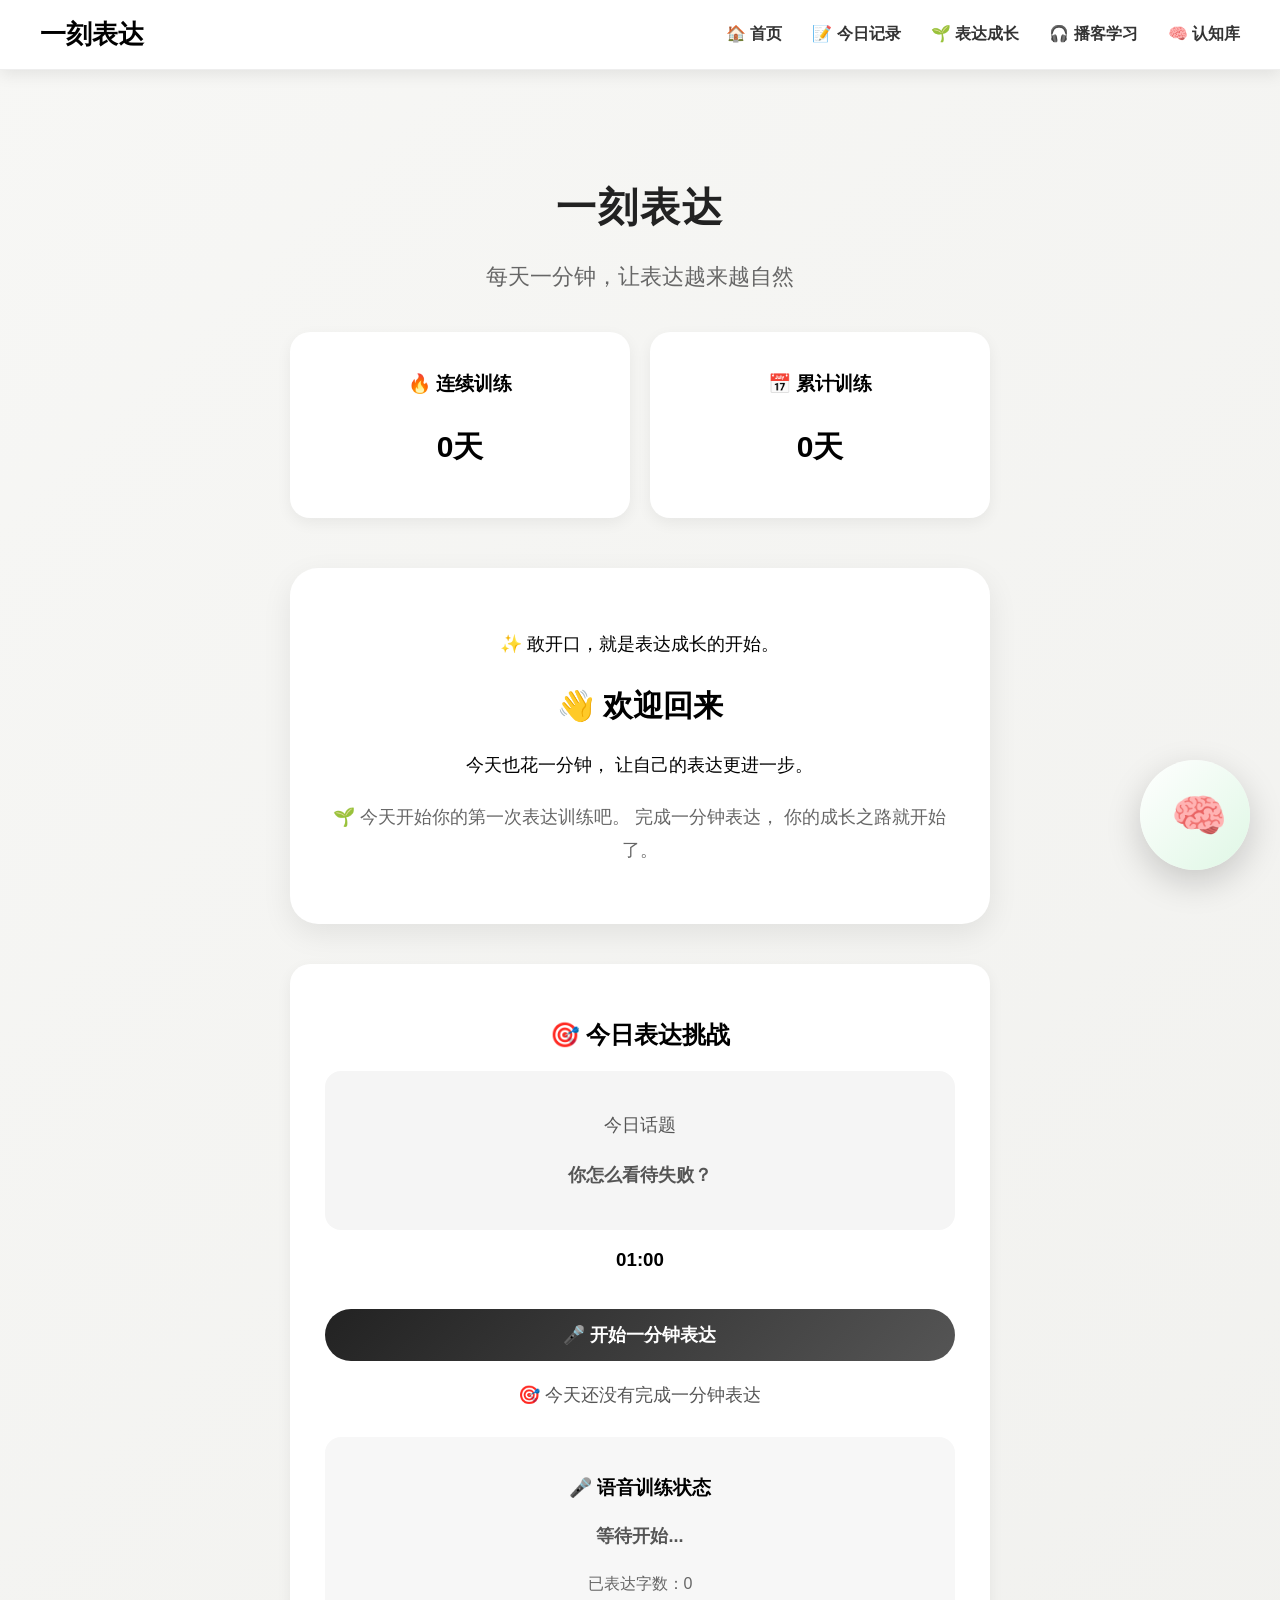
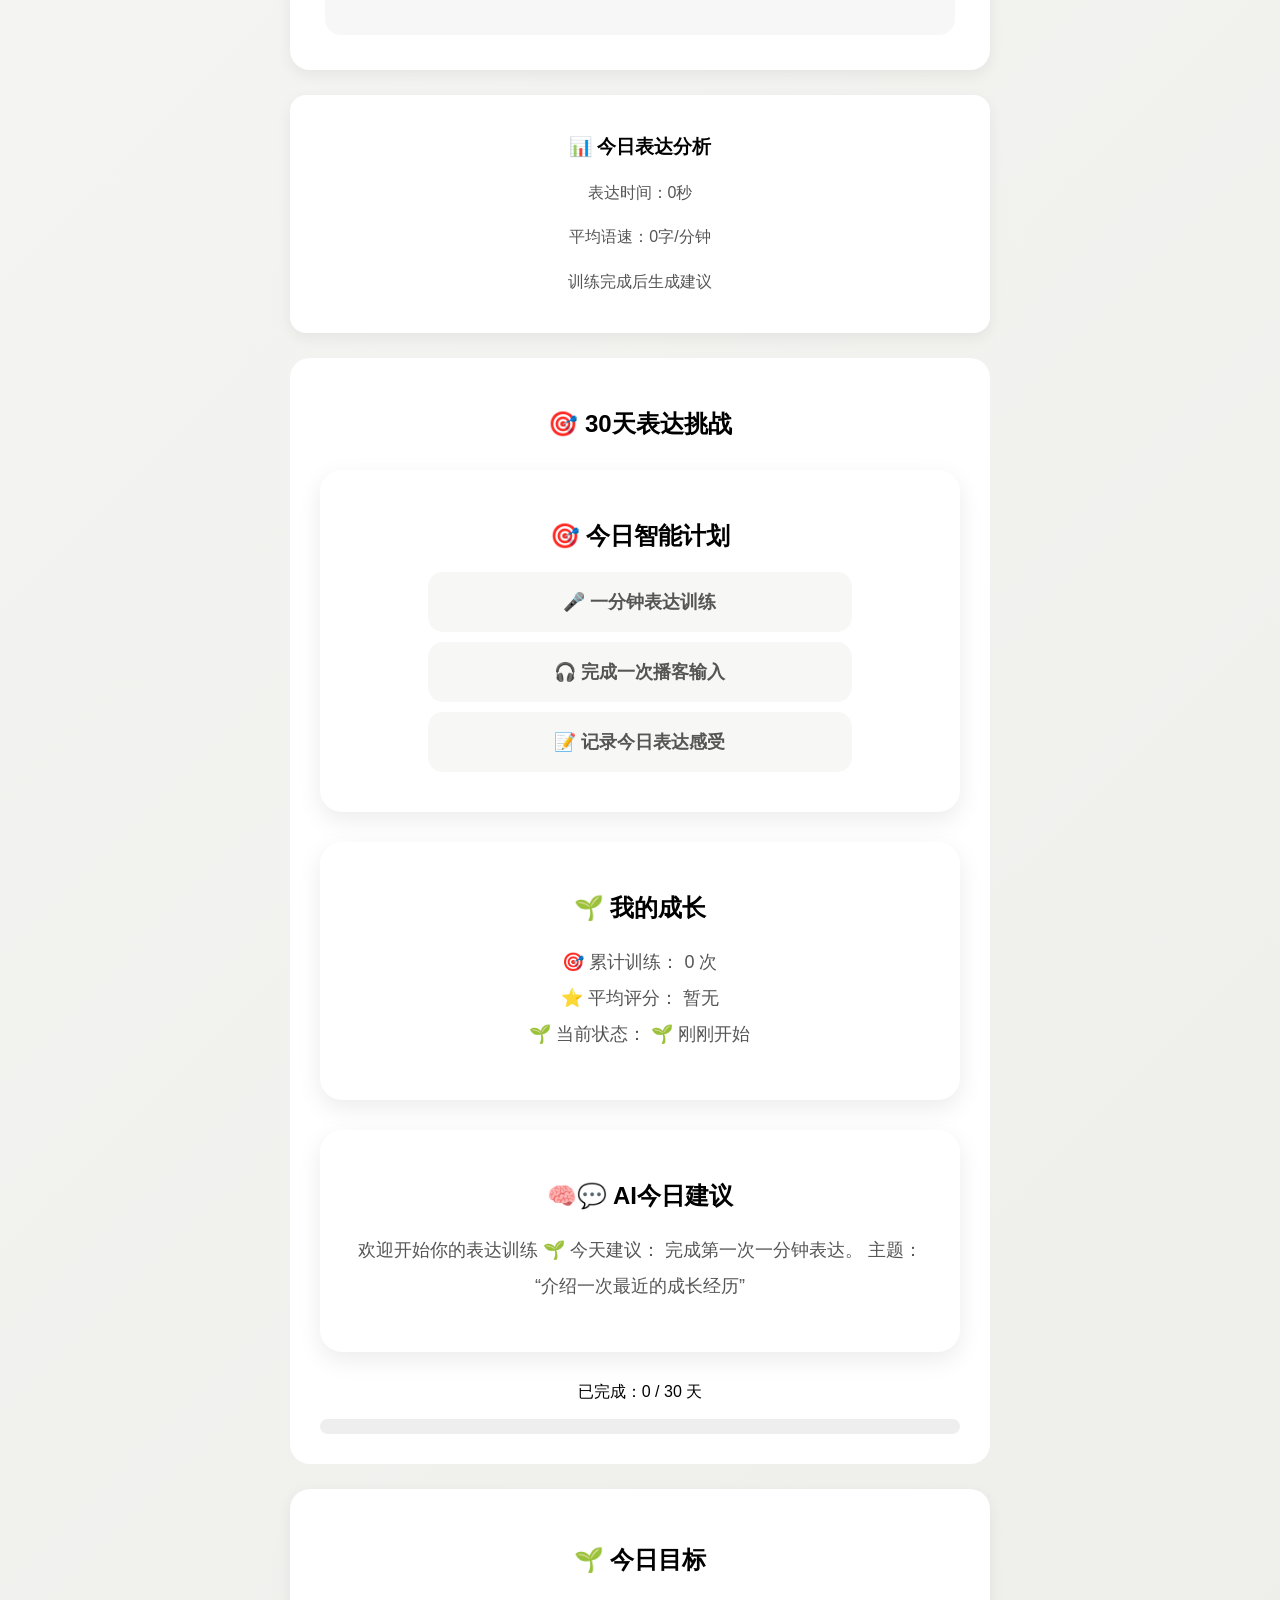
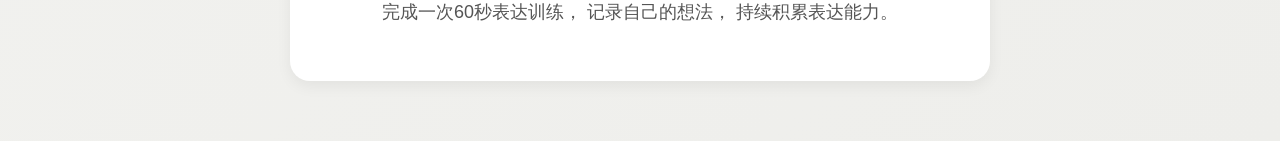
<file: index.html>
<!DOCTYPE html>
<html>


<head>

<meta charset="UTF-8">

<title>
一刻表达
</title>


<link rel="stylesheet" href="style.css">


</head>



<body>



<nav class="navbar">


<h2>
一刻表达
</h2>



<div class="nav-links">


<a href="index.html">
🏠 首页
</a>


<a href="record.html">
📝 今日记录
</a>


<a href="growth.html">
🌱 表达成长
</a>


<a href="podcast.html">
🎧 播客学习
</a>


<a href="knowledge.html">
🧠 认知库
</a>



</div>


</nav>







<div class="container">





<h1>
一刻表达
</h1>




<p class="slogan">

每天一分钟，让表达越来越自然

</p>








<div class="stats-container">


<div class="stat-card">


<h3>
🔥 连续训练
</h3>


<p id="streak">

0天

</p>


</div>





<div class="stat-card">


<h3>
📅 累计训练
</h3>


<p id="total-days">

0天

</p>


</div>



</div>








<div class="welcome-card">



<p id="daily-inspire">

</p>



<h2>
👋 欢迎回来
</h2>



<p>

今天也花一分钟，

让自己的表达更进一步。

</p>



<p id="welcome-message">

正在生成今日状态...

</p>



</div>








<div class="card">


<h2>

🎯 今日表达挑战

</h2>





<div class="topic-box">


<p class="topic-title">

今日话题

</p>



<p id="topic" class="topic-text">

</p>



</div>








<h3 id="timer">

01:00

</h3>







<button onclick="startPractice();startVoice()" class="start-btn">


🎤 开始一分钟表达


</button>







<p id="practice-status">

今天还没有完成训练

</p>



<div class="voice-box">


<h3>
🎤 语音训练状态
</h3>


<p id="voice-status">

等待开始...

</p>


<p id="word-count">

已表达字数：0

</p>



</div>


</div>








<div class="voice-result">


<h3>
📊 今日表达分析
</h3>


<p id="voice-time">

表达时间：0秒

</p>


<p id="voice-speed">

平均语速：0字/分钟

</p>


<p id="voice-advice">

训练完成后生成建议

</p>


</div>









<div class="challenge-card">


<h2>

🎯 30天表达挑战

</h2>




<div class="card smart-card">


<h2>
🎯 今日智能计划
</h2>



<div id="today-task">

正在生成今日任务...

</div>



</div>





<div class="card smart-card">


<h2>
🌱 我的成长
</h2>



<p id="home-growth">

正在加载成长数据...

</p>



</div>





<div class="card smart-card">


<h2>
🧠💬 AI今日建议
</h2>



<p id="ai-daily-advice">

正在生成建议...

</p>



</div>






<p id="challenge-text">

已完成：0 / 30 天

</p>




<div class="progress-box">


<div id="progress-bar">


</div>


</div>




</div>









<div class="card">


<h2>

🌱 今日目标

</h2>


<p>

完成一次60秒表达训练，

记录自己的想法，

持续积累表达能力。

</p>


</div>



<!-- 🧠💬 一刻AI助手 -->


<div class="ai-button" onclick="openAI()">

🧠

</div>





<!-- AI聊天窗口 -->

<div class="ai-box" id="ai-box">


<div class="ai-title">

🌱 一刻AI助手

</div>




<p id="ai-memory">

</p>





<p id="ai-welcome">

正在分析你的表达成长...

</p>






<div class="ai-content" id="ai-content">


你好，我是一刻AI助手 🌱


<br><br>


我可以帮助你：


<br><br>


🎤 表达训练建议

<br>

🧠 分析表达问题

<br>

📝 制定练习计划

<br>

✨ 提升表达能力



<br><br>


试着问我：

<br>

“为什么我讲话紧张？”

<br>

“如何提高逻辑表达？”


</div>







<div class="ai-input">


<input

id="ai-input"

placeholder="输入你的问题..."

>


<button onclick="askAI()">

发送

</button>


</div>





</div>









</div>









<script src="knowledge-data.js"></script>


<script src="script.js"></script>




</body>


</html>
</file>
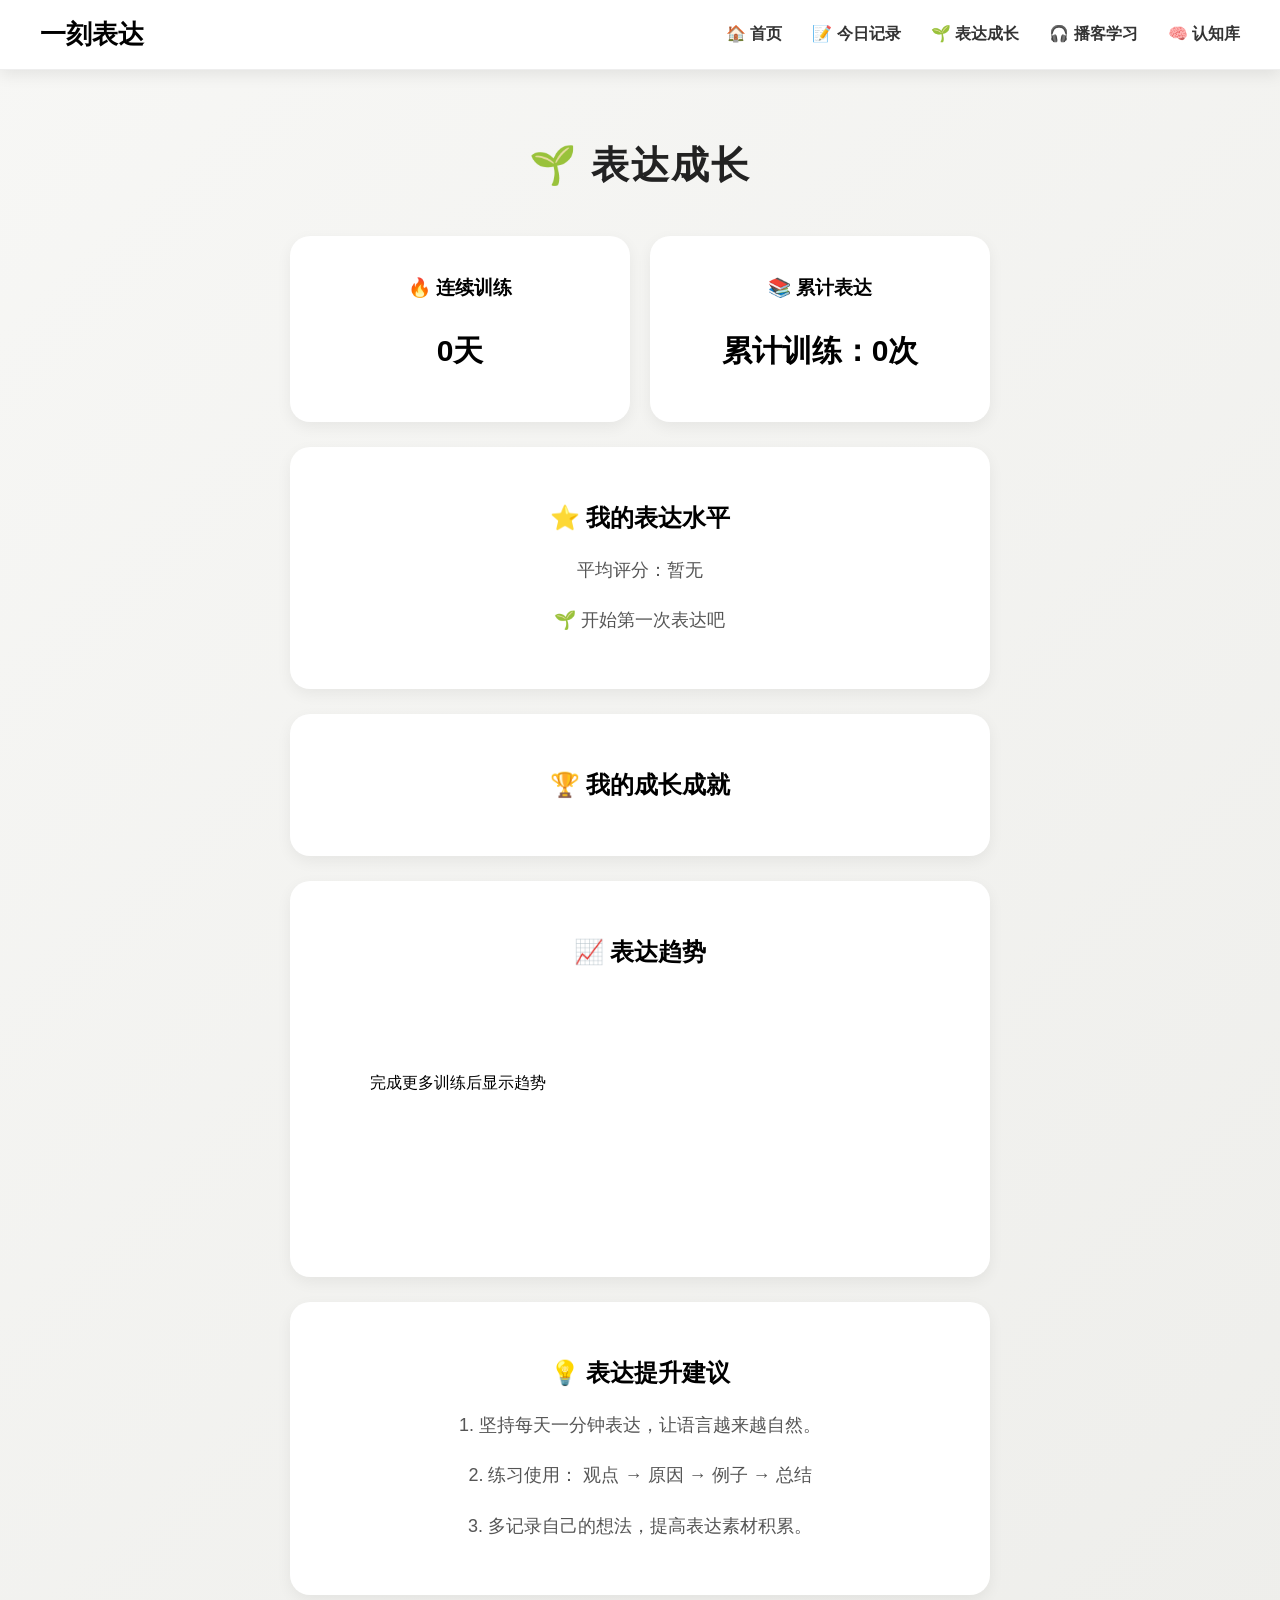
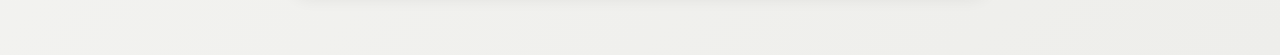
<file: growth.html>
<!DOCTYPE html>
<html>


<head>


<meta charset="UTF-8">


<title>
🌱 表达成长 - 一刻表达
</title>


<link rel="stylesheet" href="style.css">


</head>



<body>



<nav class="navbar">


<h2>
一刻表达
</h2>




<div class="nav-links">


<a href="index.html">
🏠 首页
</a>


<a href="record.html">
📝 今日记录
</a>


<a href="growth.html">
🌱 表达成长
</a>


<a href="podcast.html">
🎧 播客学习
</a>


<a href="knowledge.html">
🧠 认知库
</a>



</div>



</nav>







<div class="page-container">





<h1>
🌱 表达成长
</h1>









<div class="stats-container">



<div class="stat-card">


<h3>
🔥 连续训练
</h3>



<p id="streak-growth">

0天

</p>


</div>






<div class="stat-card">


<h3>
📚 累计表达
</h3>



<p id="total-practice">

0次

</p>


</div>






</div>









<div class="card">


<h2>
⭐ 我的表达水平
</h2>




<p id="average-score">

平均评分：暂无

</p>





<p id="growth-level">

🌱 开始第一次表达吧

</p>




</div>









<div class="card">


<h2>
🏆 我的成长成就
</h2>



<div id="achievements">


暂无成就


</div>



</div>









<div class="card">


<h2>
📈 表达趋势
</h2>



<canvas id="score-chart"
width="600"
height="250">

</canvas>



</div>








<div class="card">


<h2>
💡 表达提升建议
</h2>



<p>

1. 坚持每天一分钟表达，让语言越来越自然。

</p>



<p>

2. 练习使用：
观点 → 原因 → 例子 → 总结

</p>



<p>

3. 多记录自己的想法，提高表达素材积累。

</p>



</div>








</div>







<script src="script.js"></script>



</body>


</html>
</file>
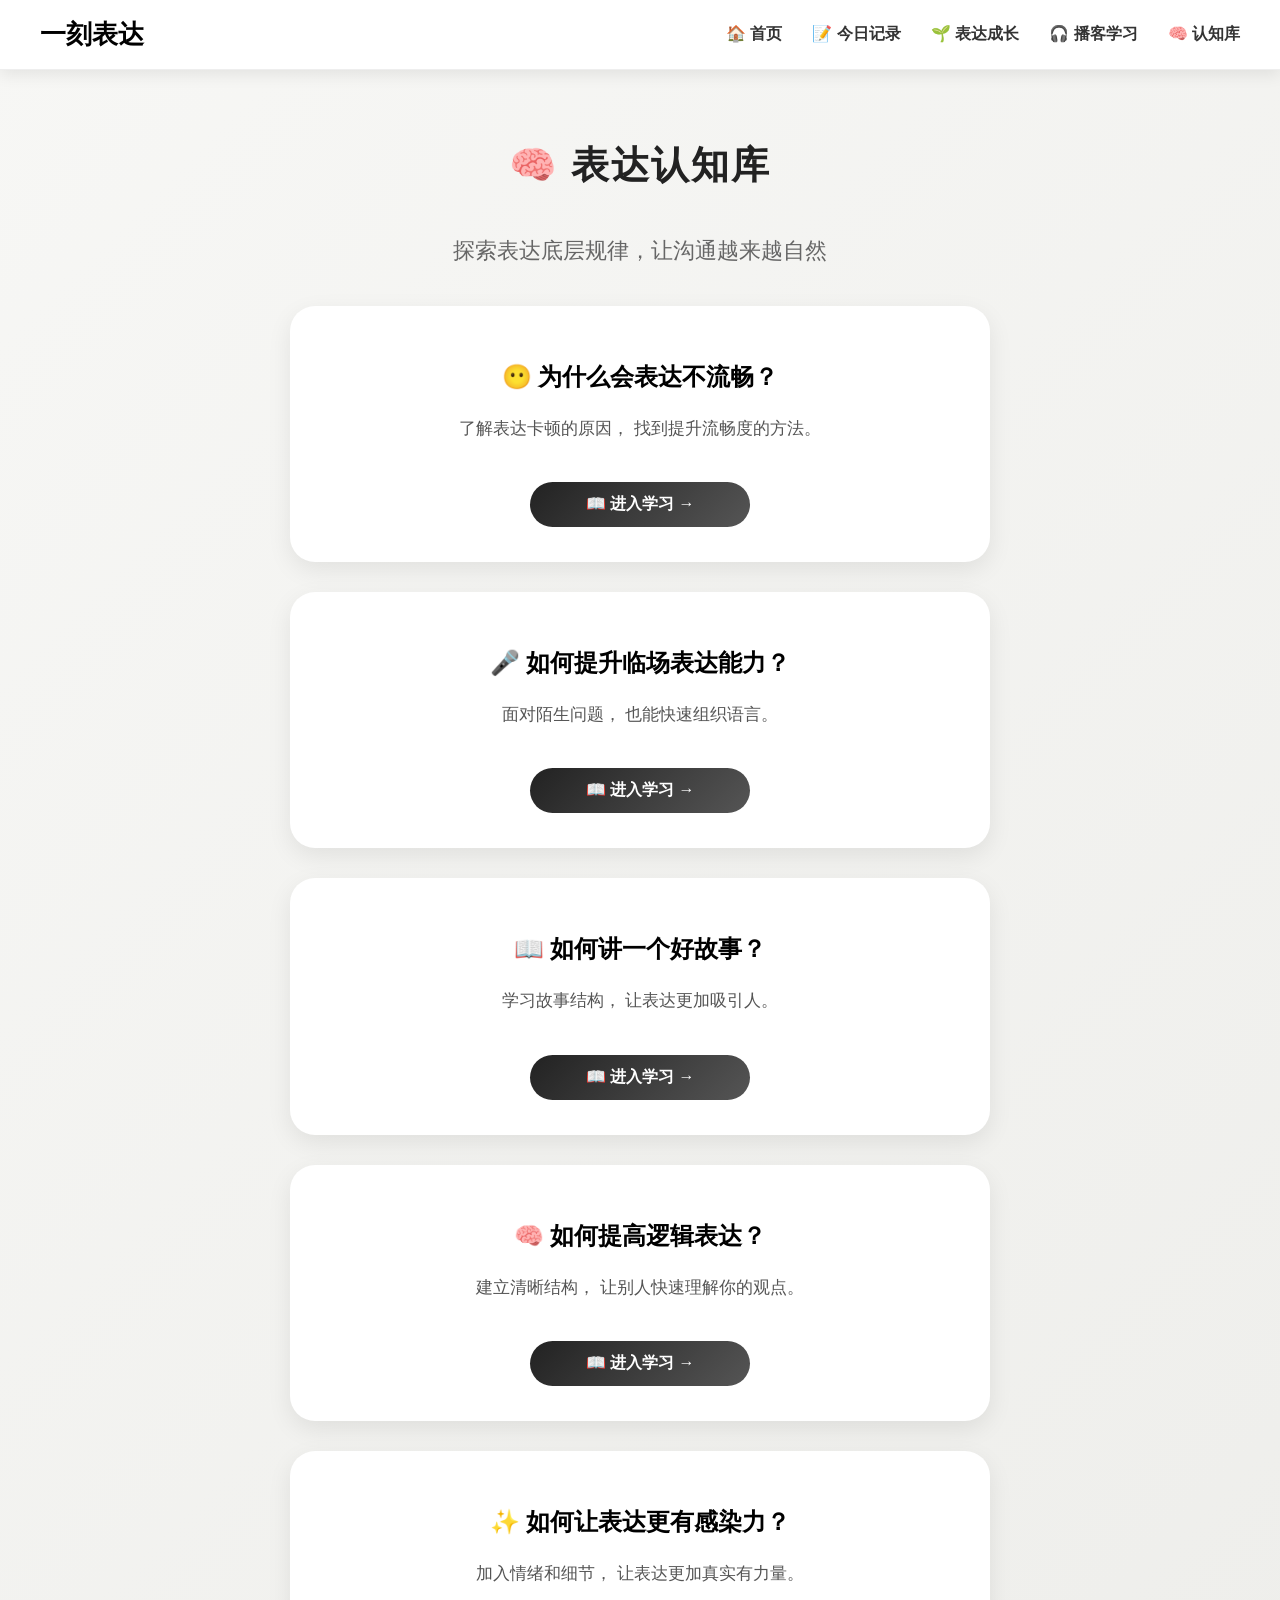
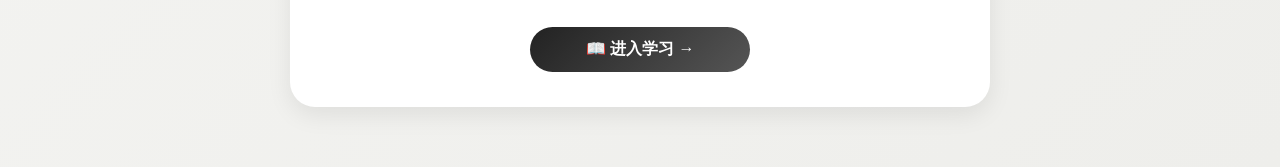
<file: knowledge.html>
<!DOCTYPE html>
<html>


<head>


<meta charset="UTF-8">


<title>
🧠 表达认知库 - 一刻表达
</title>


<link rel="stylesheet" href="style.css">


</head>




<body>



<nav class="navbar">


<h2>
一刻表达
</h2>



<div class="nav-links">


<a href="index.html">
🏠 首页
</a>


<a href="record.html">
📝 今日记录
</a>


<a href="growth.html">
🌱 表达成长
</a>


<a href="podcast.html">
🎧 播客学习
</a>


<a href="knowledge.html">
🧠 认知库
</a>



</div>


</nav>







<div class="page-container">



<h1>
🧠 表达认知库
</h1>



<p class="slogan">

探索表达底层规律，让沟通越来越自然

</p>







<!-- 卡片1 -->


<div class="knowledge-card">


<h2>

😶 为什么会表达不流畅？

</h2>



<p>

了解表达卡顿的原因，
找到提升流畅度的方法。

</p>




<a href="knowledge1.html" class="knowledge-btn">

📖 进入学习 →

</a>



</div>









<!-- 卡片2 -->


<div class="knowledge-card">


<h2>

🎤 如何提升临场表达能力？

</h2>



<p>

面对陌生问题，
也能快速组织语言。

</p>




<a href="knowledge2.html" class="knowledge-btn">

📖 进入学习 →

</a>



</div>









<!-- 卡片3 -->


<div class="knowledge-card">


<h2>

📖 如何讲一个好故事？

</h2>



<p>

学习故事结构，
让表达更加吸引人。

</p>




<a href="knowledge3.html" class="knowledge-btn">

📖 进入学习 →

</a>



</div>









<!-- 卡片4 -->


<div class="knowledge-card">


<h2>

🧠 如何提高逻辑表达？

</h2>



<p>

建立清晰结构，
让别人快速理解你的观点。

</p>




<a href="knowledge4.html" class="knowledge-btn">

📖 进入学习 →

</a>



</div>









<!-- 卡片5 -->


<div class="knowledge-card">


<h2>

✨ 如何让表达更有感染力？

</h2>



<p>

加入情绪和细节，
让表达更加真实有力量。

</p>




<a href="knowledge5.html" class="knowledge-btn">

📖 进入学习 →

</a>



</div>







</div>







</body>


</html>
</file>
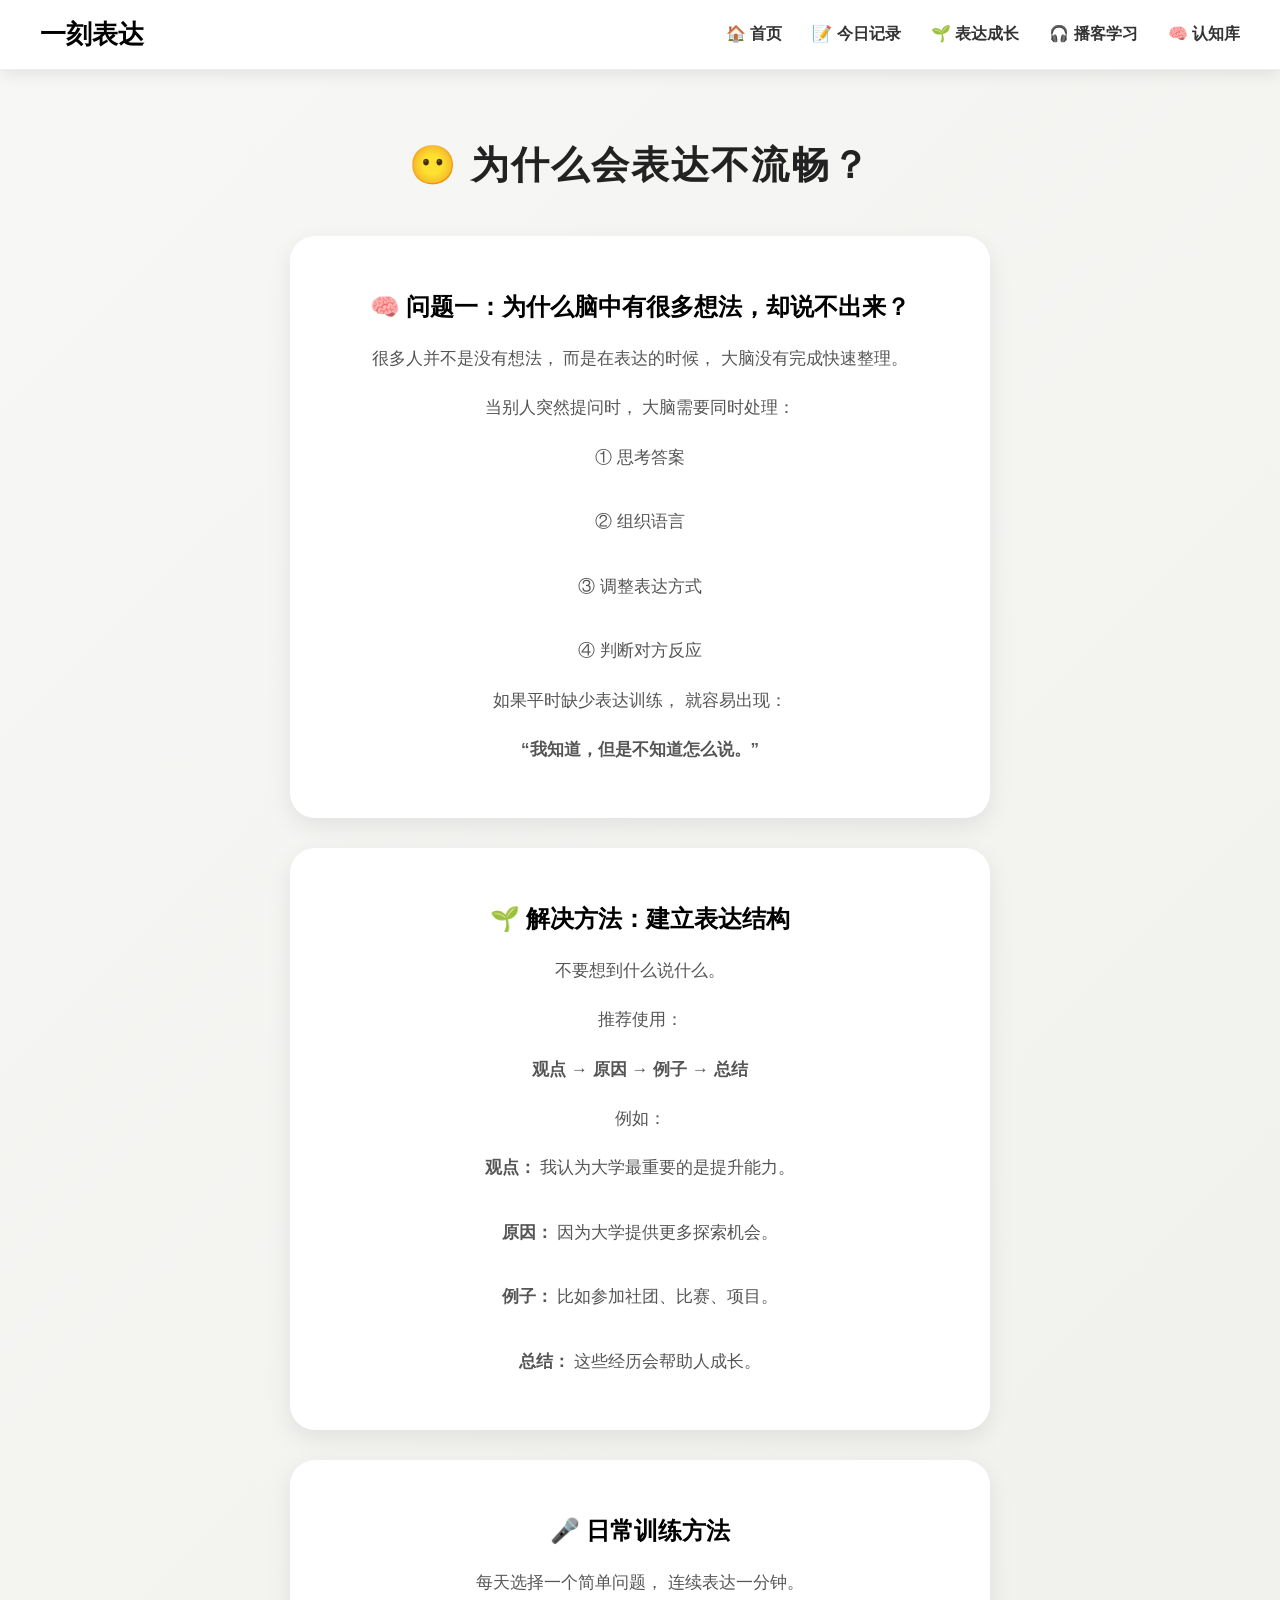
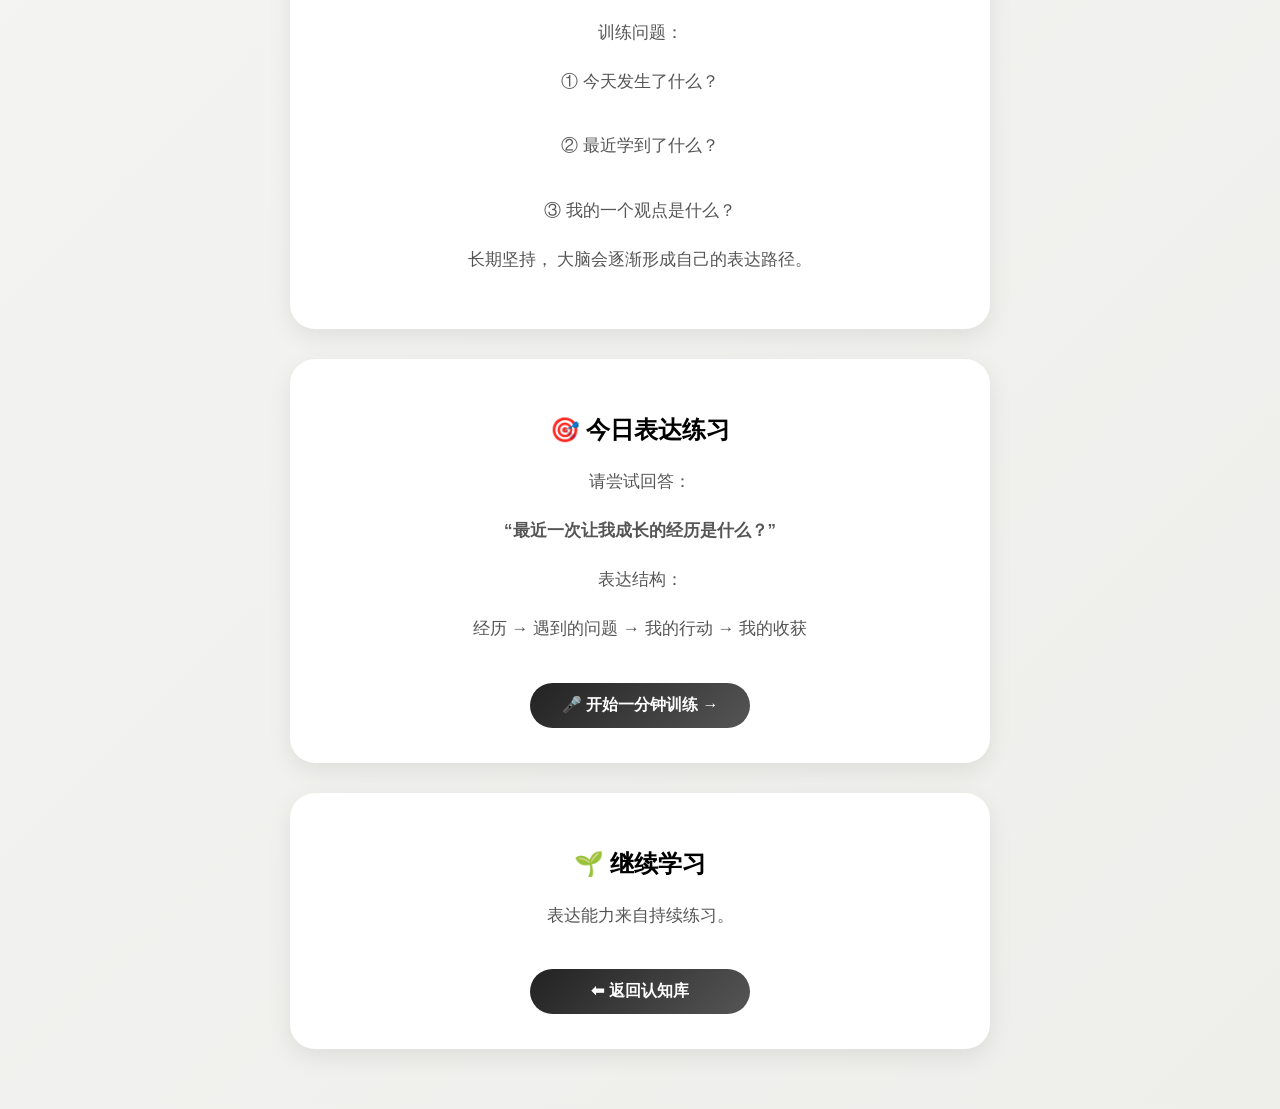
<file: knowledge1.html>
<!DOCTYPE html>
<html>

<head>

<meta charset="UTF-8">

<title>
😶 为什么会表达不流畅 - 一刻表达
</title>

<link rel="stylesheet" href="style.css">

</head>


<body>


<nav class="navbar">

<h2>
一刻表达
</h2>


<div class="nav-links">

<a href="index.html">
🏠 首页
</a>


<a href="record.html">
📝 今日记录
</a>


<a href="growth.html">
🌱 表达成长
</a>


<a href="podcast.html">
🎧 播客学习
</a>


<a href="knowledge.html">
🧠 认知库
</a>


</div>

</nav>





<div class="page-container">


<h1>
😶 为什么会表达不流畅？
</h1>





<div class="knowledge-card">


<h2>
🧠 问题一：为什么脑中有很多想法，却说不出来？
</h2>


<p>

很多人并不是没有想法，

而是在表达的时候，

大脑没有完成快速整理。

</p>


<p>

当别人突然提问时，

大脑需要同时处理：

</p>


<p>

① 思考答案

<br><br>

② 组织语言

<br><br>

③ 调整表达方式

<br><br>

④ 判断对方反应

</p>


<p>

如果平时缺少表达训练，

就容易出现：

</p>


<p>

<strong>
“我知道，但是不知道怎么说。”
</strong>

</p>


</div>








<div class="knowledge-card">


<h2>
🌱 解决方法：建立表达结构
</h2>


<p>

不要想到什么说什么。

</p>


<p>

推荐使用：

</p>


<p>

<strong>
观点 → 原因 → 例子 → 总结
</strong>

</p>


<p>

例如：

</p>


<p>


<strong>
观点：
</strong>

我认为大学最重要的是提升能力。


<br><br>


<strong>
原因：
</strong>

因为大学提供更多探索机会。


<br><br>


<strong>
例子：
</strong>

比如参加社团、比赛、项目。


<br><br>


<strong>
总结：
</strong>

这些经历会帮助人成长。


</p>


</div>








<div class="knowledge-card">


<h2>
🎤 日常训练方法
</h2>


<p>

每天选择一个简单问题，

连续表达一分钟。

</p>


<p>

训练问题：

</p>


<p>

① 今天发生了什么？

<br><br>

② 最近学到了什么？

<br><br>

③ 我的一个观点是什么？

</p>


<p>

长期坚持，

大脑会逐渐形成自己的表达路径。

</p>


</div>







<div class="knowledge-card">


<h2>
🎯 今日表达练习
</h2>


<p>

请尝试回答：

</p>


<p>

<strong>
“最近一次让我成长的经历是什么？”
</strong>

</p>


<p>

表达结构：

</p>


<p>

经历 → 遇到的问题 → 我的行动 → 我的收获

</p>


<a href="index.html" class="knowledge-btn">

🎤 开始一分钟训练 →

</a>


</div>








<div class="knowledge-card">


<h2>
🌱 继续学习
</h2>


<p>

表达能力来自持续练习。

</p>


<a href="knowledge.html" class="knowledge-btn">

⬅ 返回认知库

</a>


</div>





</div>


</body>

</html>
</file>
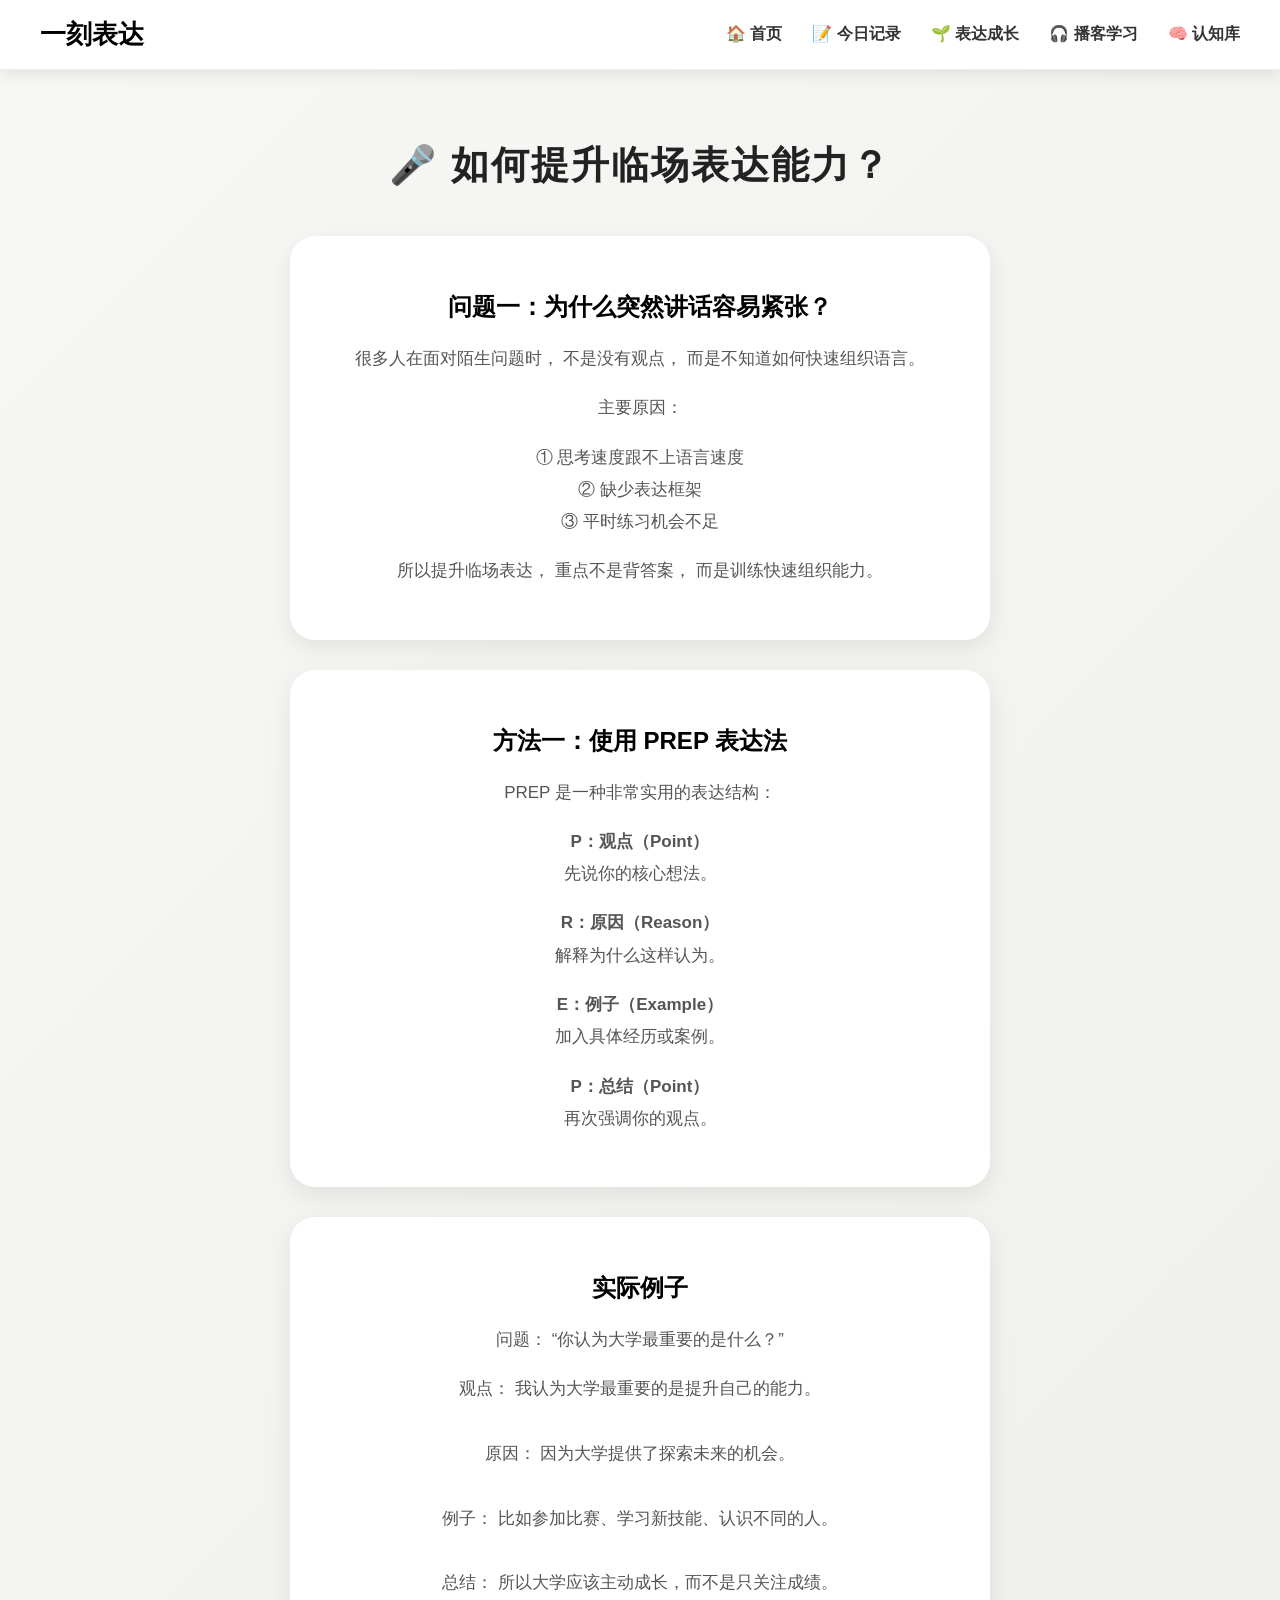
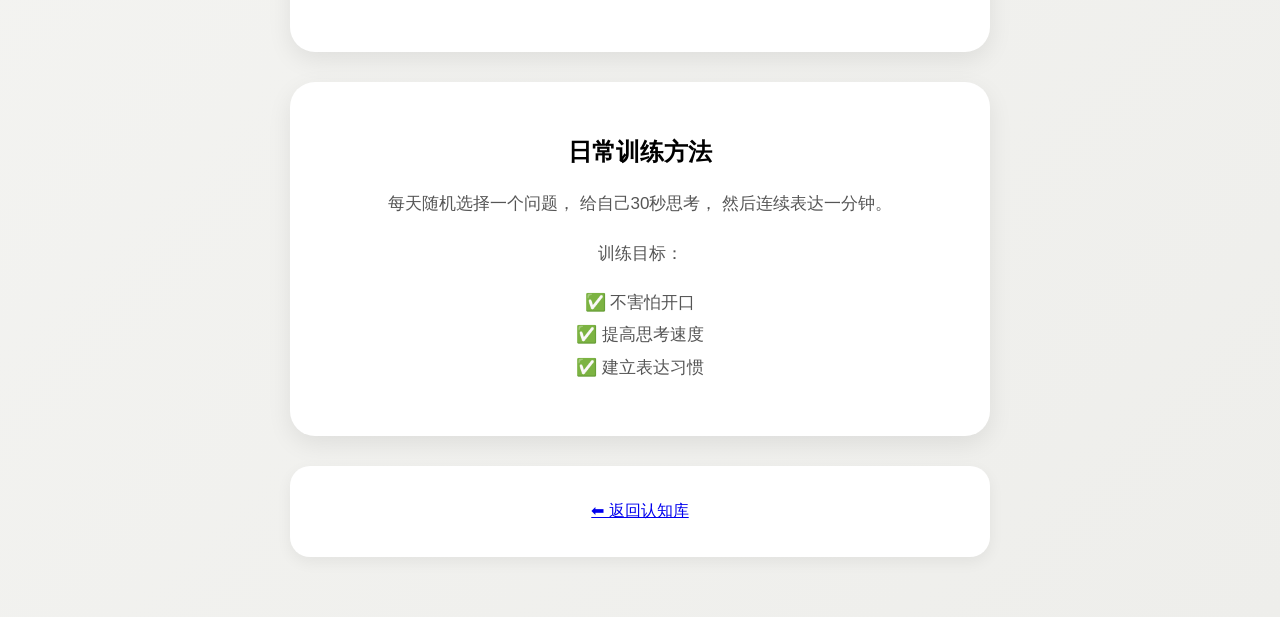
<file: knowledge2.html>
<!DOCTYPE html>
<html>


<head>

<meta charset="UTF-8">

<title>
🎤 如何提升临场表达能力 - 一刻表达
</title>


<link rel="stylesheet" href="style.css">


</head>



<body>



<nav class="navbar">


<h2>
一刻表达
</h2>




<div class="nav-links">


<a href="index.html">
🏠 首页
</a>


<a href="record.html">
📝 今日记录
</a>


<a href="growth.html">
🌱 表达成长
</a>


<a href="podcast.html">
🎧 播客学习
</a>


<a href="knowledge.html">
🧠 认知库
</a>


</div>


</nav>







<div class="page-container">



<h1>
🎤 如何提升临场表达能力？
</h1>







<div class="knowledge-card">


<h2>
问题一：为什么突然讲话容易紧张？
</h2>



<p>

很多人在面对陌生问题时，

不是没有观点，

而是不知道如何快速组织语言。


</p>



<p>

主要原因：

</p>


<p>

① 思考速度跟不上语言速度

<br>

② 缺少表达框架

<br>

③ 平时练习机会不足

</p>



<p>

所以提升临场表达，

重点不是背答案，

而是训练快速组织能力。

</p>



</div>









<div class="knowledge-card">


<h2>
方法一：使用 PREP 表达法
</h2>



<p>

PREP 是一种非常实用的表达结构：

</p>



<p>


<strong>

P：观点（Point）

</strong>

<br>

先说你的核心想法。


</p>



<p>


<strong>

R：原因（Reason）

</strong>

<br>

解释为什么这样认为。


</p>




<p>


<strong>

E：例子（Example）

</strong>

<br>

加入具体经历或案例。


</p>




<p>


<strong>

P：总结（Point）

</strong>

<br>

再次强调你的观点。


</p>




</div>









<div class="knowledge-card">


<h2>
实际例子
</h2>



<p>


问题：

“你认为大学最重要的是什么？”

</p>



<p>


观点：

我认为大学最重要的是提升自己的能力。


<br><br>


原因：

因为大学提供了探索未来的机会。


<br><br>


例子：

比如参加比赛、学习新技能、认识不同的人。


<br><br>


总结：

所以大学应该主动成长，而不是只关注成绩。

</p>



</div>









<div class="knowledge-card">


<h2>
日常训练方法
</h2>



<p>


每天随机选择一个问题，

给自己30秒思考，

然后连续表达一分钟。


</p>



<p>


训练目标：

</p>



<p>

✅ 不害怕开口

<br>

✅ 提高思考速度

<br>

✅ 建立表达习惯

</p>



</div>









<div class="card">


<a href="knowledge.html">

⬅ 返回认知库

</a>


</div>








</div>





</body>


</html>
</file>
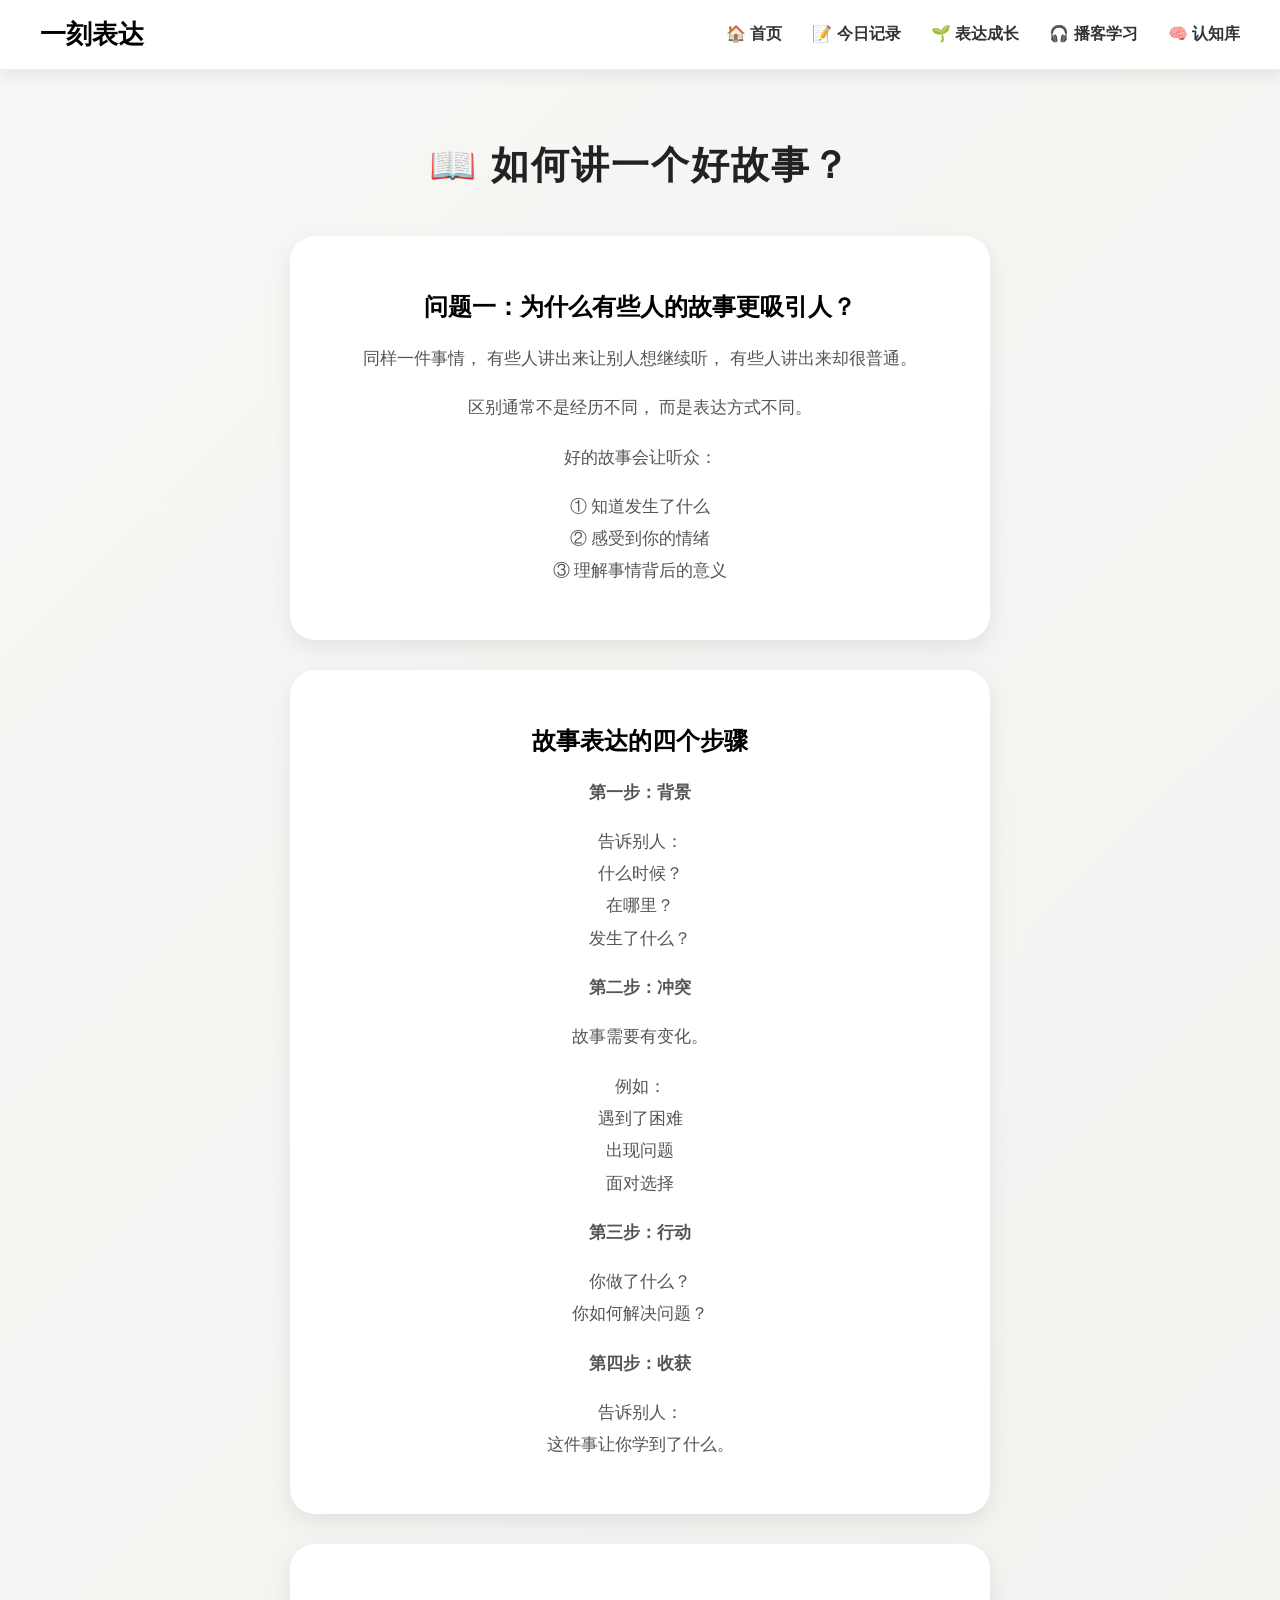
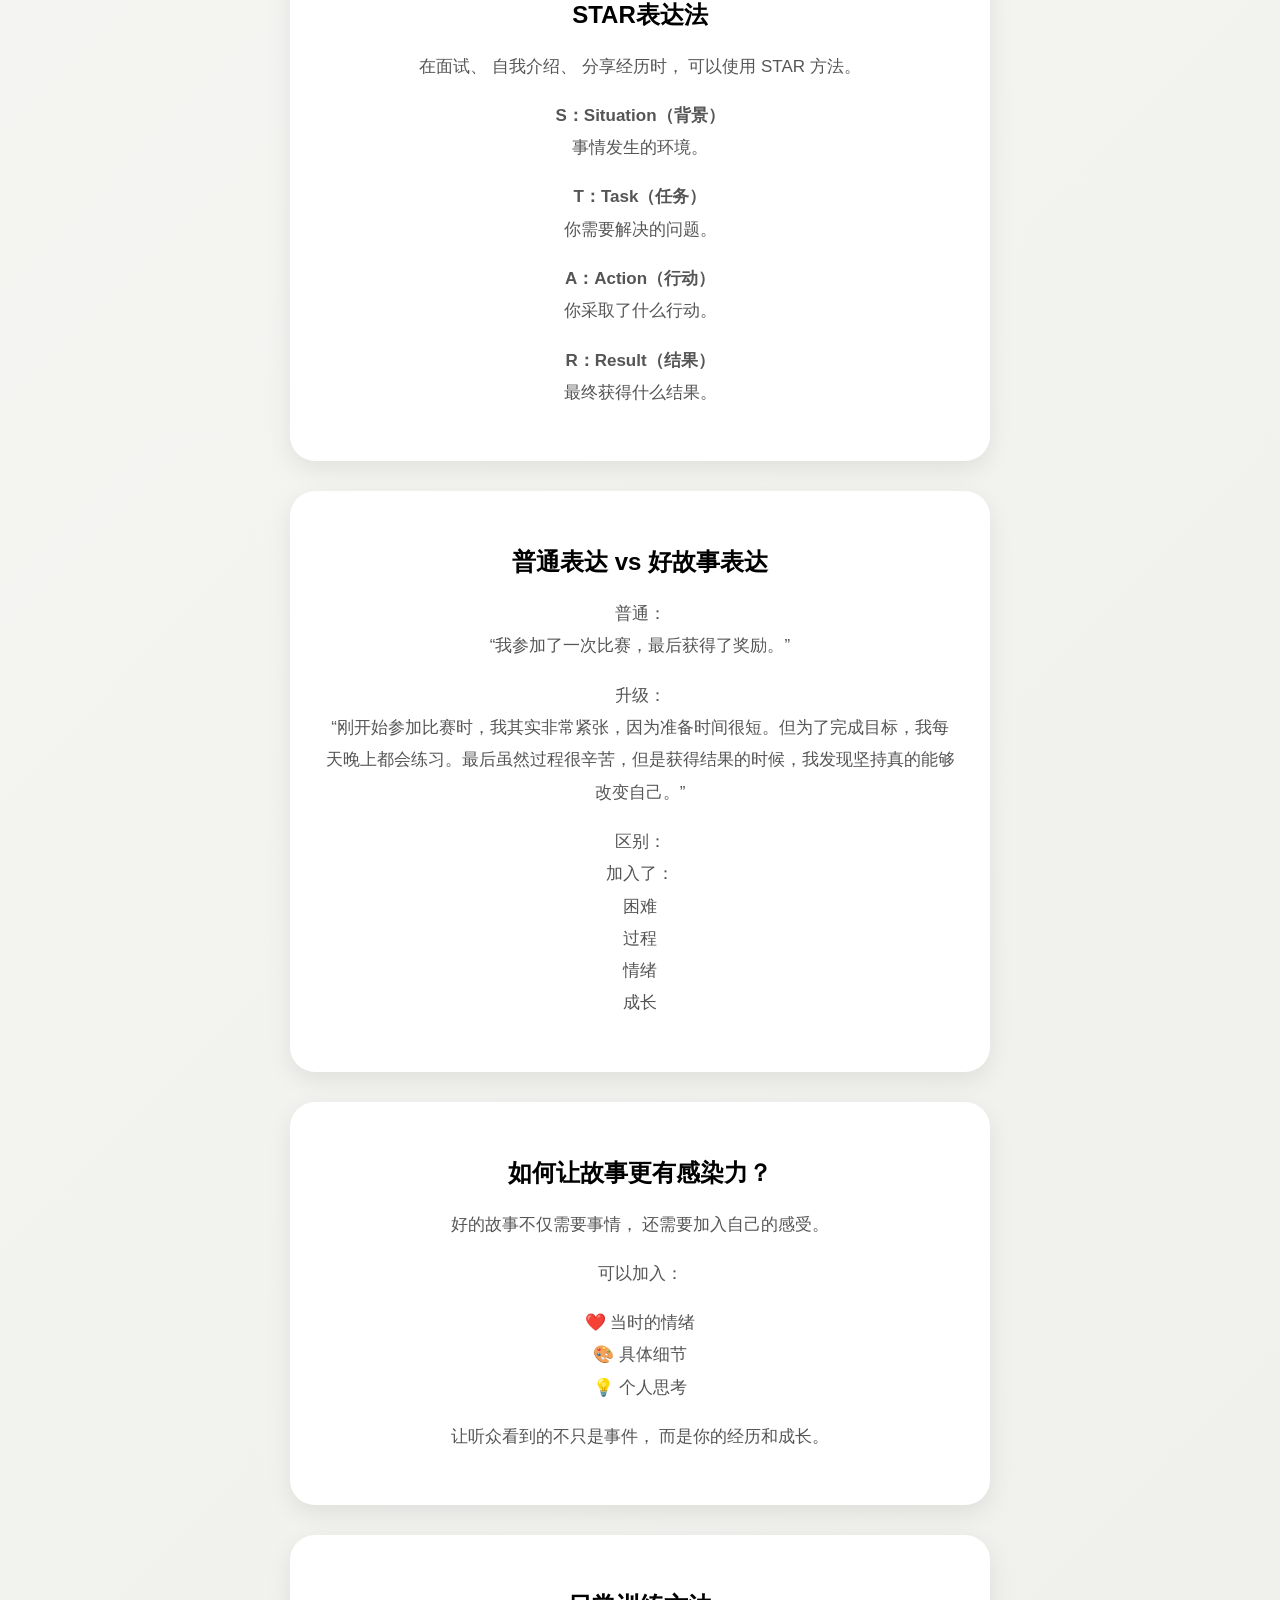
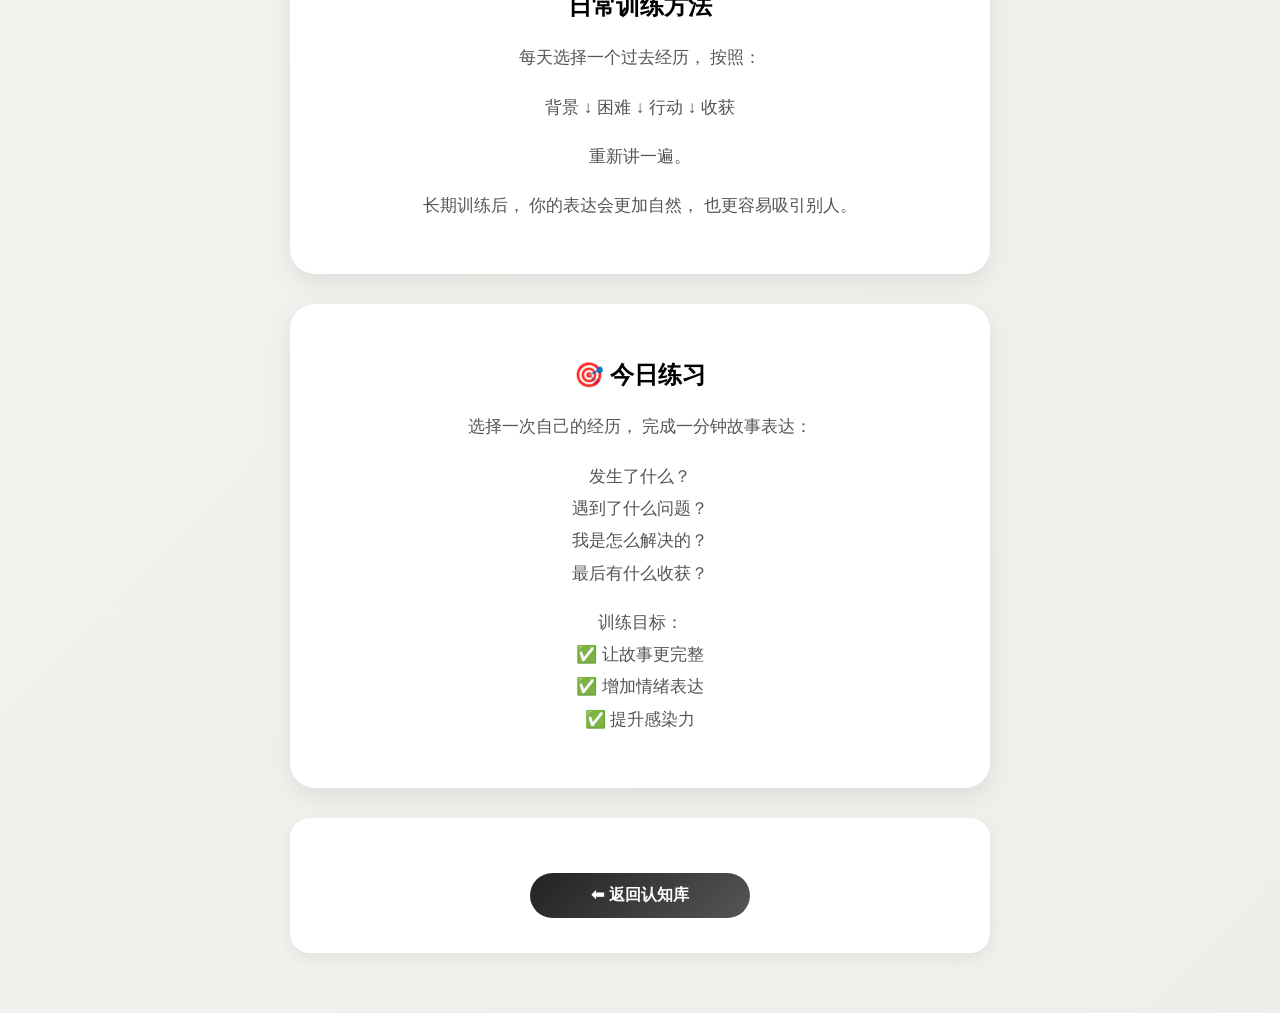
<file: knowledge3.html>
<!DOCTYPE html>
<html>


<head>

<meta charset="UTF-8">


<title>
📖 如何讲一个好故事 - 一刻表达
</title>


<link rel="stylesheet" href="style.css">


</head>



<body>



<nav class="navbar">


<h2>
一刻表达
</h2>




<div class="nav-links">


<a href="index.html">
🏠 首页
</a>


<a href="record.html">
📝 今日记录
</a>


<a href="growth.html">
🌱 表达成长
</a>


<a href="podcast.html">
🎧 播客学习
</a>


<a href="knowledge.html">
🧠 认知库
</a>



</div>


</nav>










<div class="page-container">



<h1>
📖 如何讲一个好故事？
</h1>









<div class="knowledge-card">


<h2>
问题一：为什么有些人的故事更吸引人？
</h2>



<p>

同样一件事情，

有些人讲出来让别人想继续听，

有些人讲出来却很普通。


</p>



<p>

区别通常不是经历不同，

而是表达方式不同。


</p>



<p>

好的故事会让听众：

</p>



<p>

① 知道发生了什么

<br>

② 感受到你的情绪

<br>

③ 理解事情背后的意义

</p>



</div>









<div class="knowledge-card">


<h2>
故事表达的四个步骤
</h2>



<p>


<strong>
第一步：背景
</strong>

</p>


<p>

告诉别人：

<br>

什么时候？

<br>

在哪里？

<br>

发生了什么？

</p>





<p>


<strong>
第二步：冲突
</strong>

</p>


<p>

故事需要有变化。

</p>



<p>

例如：

<br>

遇到了困难

<br>

出现问题

<br>

面对选择

</p>









<p>


<strong>
第三步：行动
</strong>

</p>


<p>

你做了什么？

<br>

你如何解决问题？

</p>









<p>


<strong>
第四步：收获
</strong>

</p>


<p>

告诉别人：

<br>

这件事让你学到了什么。

</p>



</div>









<div class="knowledge-card">


<h2>
STAR表达法
</h2>



<p>

在面试、

自我介绍、

分享经历时，

可以使用 STAR 方法。

</p>



<p>


<strong>

S：Situation（背景）

</strong>

<br>

事情发生的环境。

</p>



<p>


<strong>

T：Task（任务）

</strong>

<br>

你需要解决的问题。

</p>




<p>


<strong>

A：Action（行动）

</strong>

<br>

你采取了什么行动。

</p>




<p>


<strong>

R：Result（结果）

</strong>

<br>

最终获得什么结果。

</p>



</div>









<div class="knowledge-card">


<h2>
普通表达 vs 好故事表达
</h2>



<p>


普通：

<br>

“我参加了一次比赛，最后获得了奖励。”

</p>



<p>


升级：

<br>

“刚开始参加比赛时，我其实非常紧张，因为准备时间很短。但为了完成目标，我每天晚上都会练习。最后虽然过程很辛苦，但是获得结果的时候，我发现坚持真的能够改变自己。”

</p>



<p>

区别：

<br>

加入了：

<br>

困难

<br>

过程

<br>

情绪

<br>

成长


</p>



</div>









<div class="knowledge-card">


<h2>
如何让故事更有感染力？
</h2>



<p>

好的故事不仅需要事情，

还需要加入自己的感受。

</p>



<p>

可以加入：

</p>



<p>

❤️ 当时的情绪

<br>

🎨 具体细节

<br>

💡 个人思考

</p>



<p>

让听众看到的不只是事件，

而是你的经历和成长。

</p>



</div>









<div class="knowledge-card">


<h2>
日常训练方法
</h2>



<p>

每天选择一个过去经历，

按照：

</p>



<p>


背景

↓

困难

↓

行动

↓

收获

</p>



<p>

重新讲一遍。

</p>



<p>

长期训练后，

你的表达会更加自然，

也更容易吸引别人。

</p>



</div>









<div class="knowledge-card">


<h2>
🎯 今日练习
</h2>



<p>

选择一次自己的经历，

完成一分钟故事表达：

</p>



<p>


发生了什么？

<br>

遇到了什么问题？

<br>

我是怎么解决的？

<br>

最后有什么收获？

</p>



<p>

训练目标：

<br>

✅ 让故事更完整

<br>

✅ 增加情绪表达

<br>

✅ 提升感染力

</p>



</div>









<div class="card">


<a href="knowledge.html" class="knowledge-btn">

⬅ 返回认知库

</a>


</div>










</div>







</body>


</html>
</file>
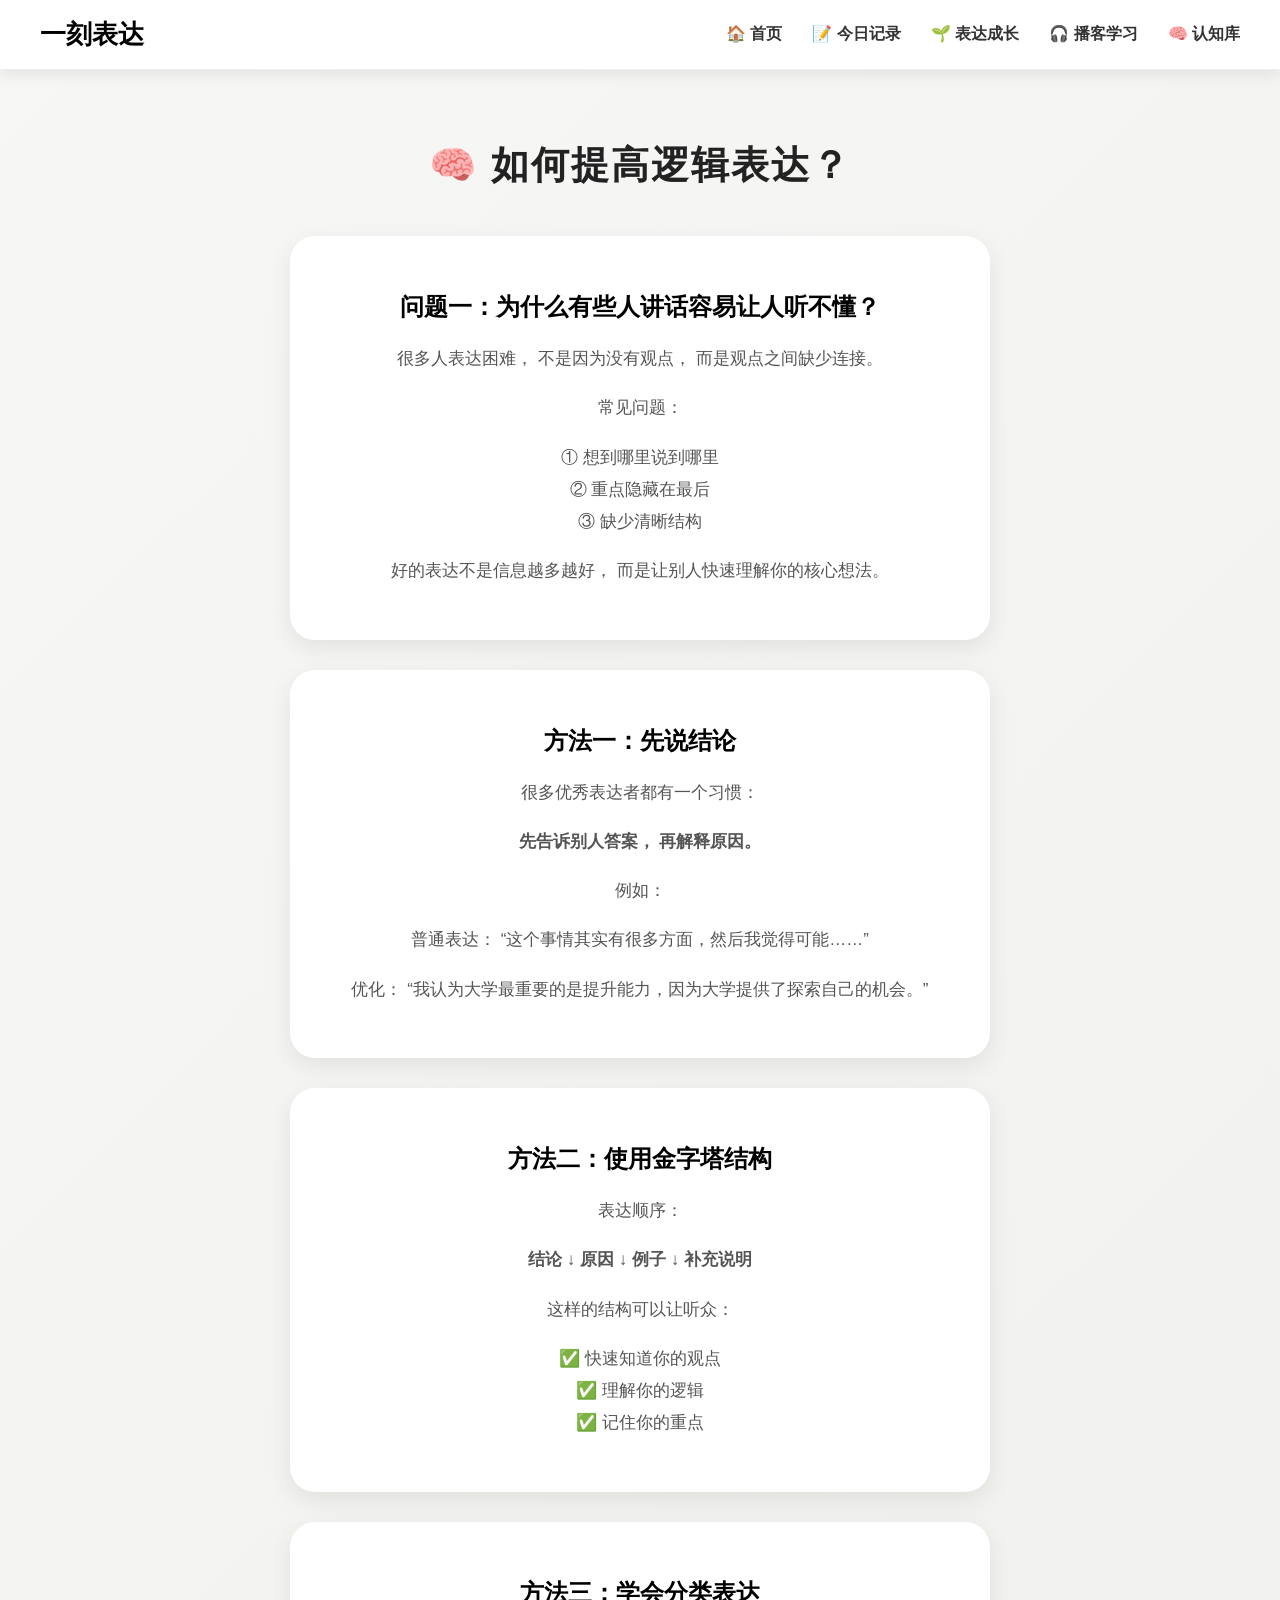
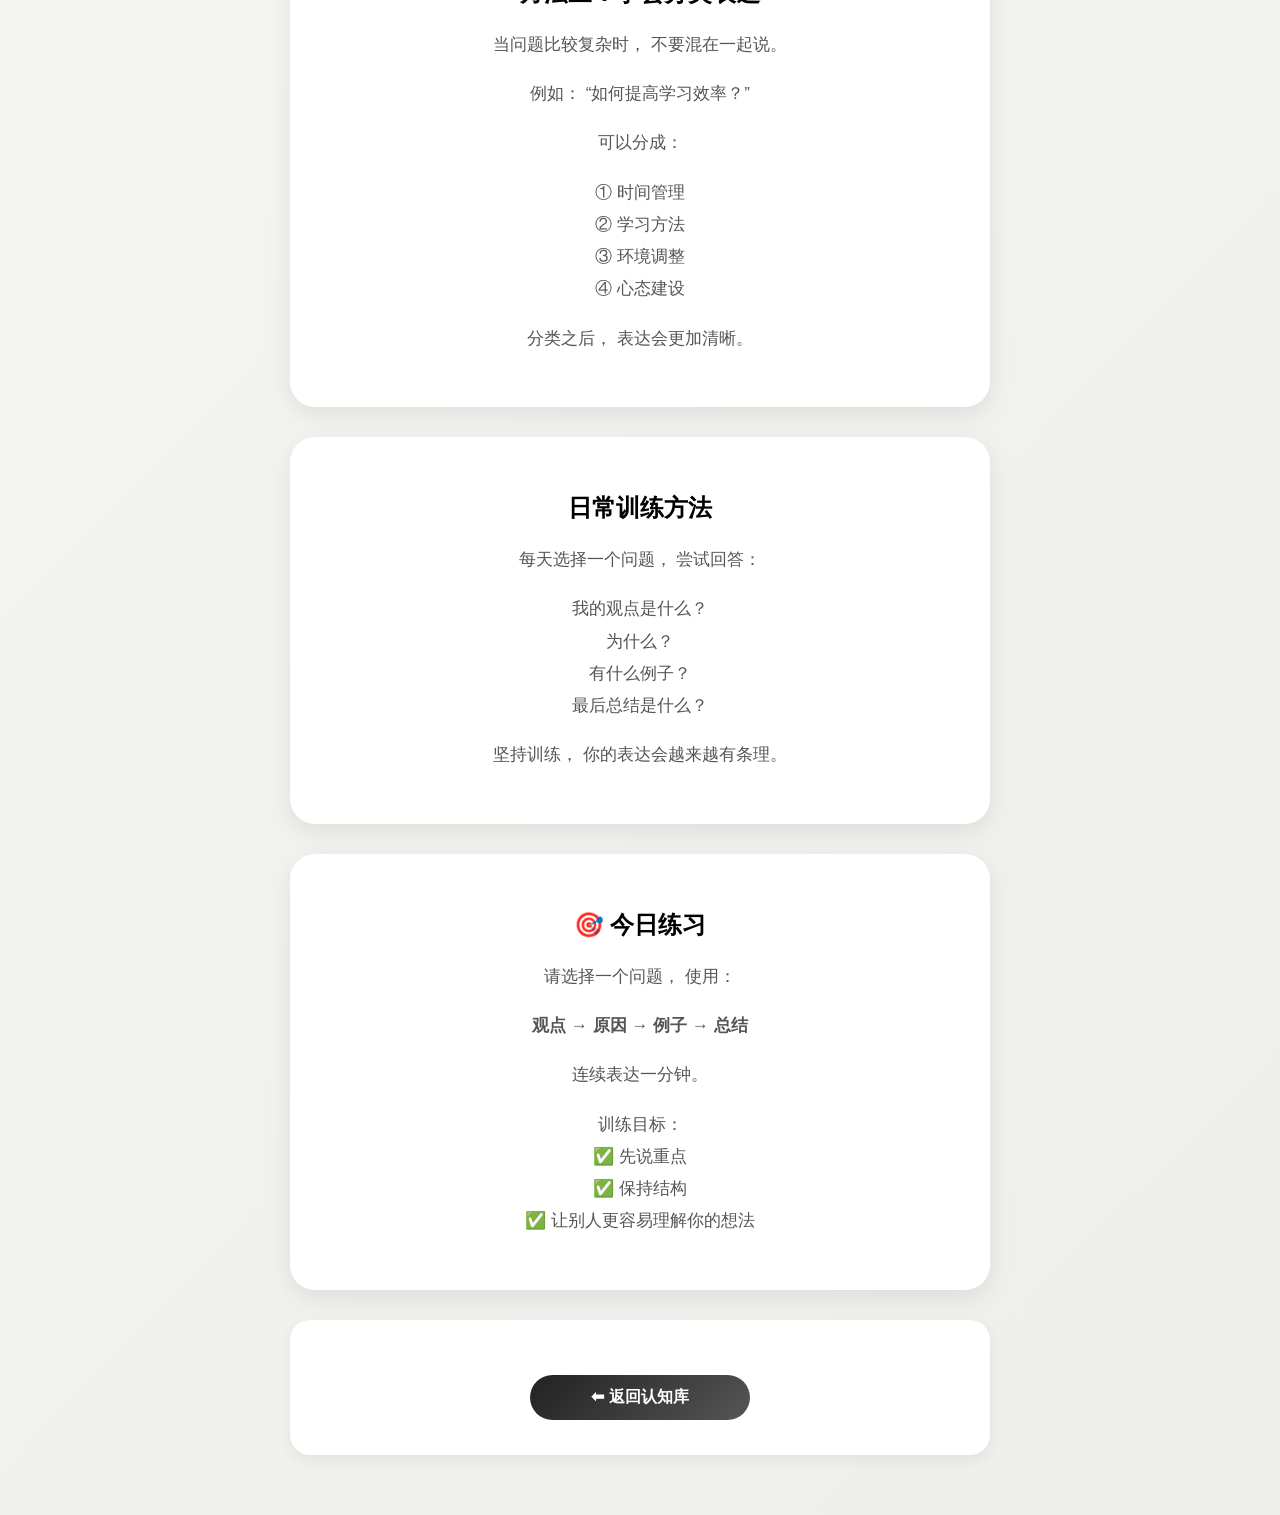
<file: knowledge4.html>
<!DOCTYPE html>
<html>


<head>

<meta charset="UTF-8">


<title>
🧠 如何提高逻辑表达 - 一刻表达
</title>


<link rel="stylesheet" href="style.css">


</head>




<body>



<nav class="navbar">


<h2>
一刻表达
</h2>



<div class="nav-links">


<a href="index.html">
🏠 首页
</a>


<a href="record.html">
📝 今日记录
</a>


<a href="growth.html">
🌱 表达成长
</a>


<a href="podcast.html">
🎧 播客学习
</a>


<a href="knowledge.html">
🧠 认知库
</a>


</div>


</nav>










<div class="page-container">



<h1>
🧠 如何提高逻辑表达？
</h1>









<div class="knowledge-card">


<h2>
问题一：为什么有些人讲话容易让人听不懂？
</h2>



<p>

很多人表达困难，

不是因为没有观点，

而是观点之间缺少连接。


</p>



<p>

常见问题：

</p>



<p>

① 想到哪里说到哪里

<br>

② 重点隐藏在最后

<br>

③ 缺少清晰结构

</p>



<p>

好的表达不是信息越多越好，

而是让别人快速理解你的核心想法。


</p>



</div>











<div class="knowledge-card">


<h2>
方法一：先说结论
</h2>



<p>

很多优秀表达者都有一个习惯：

</p>



<p>


<strong>

先告诉别人答案，

再解释原因。

</strong>


</p>



<p>

例如：

</p>



<p>

普通表达：

“这个事情其实有很多方面，然后我觉得可能……”

</p>



<p>

优化：

“我认为大学最重要的是提升能力，因为大学提供了探索自己的机会。”

</p>



</div>











<div class="knowledge-card">


<h2>
方法二：使用金字塔结构
</h2>



<p>

表达顺序：

</p>



<p>


<strong>

结论

↓

原因

↓

例子

↓

补充说明

</strong>


</p>



<p>

这样的结构可以让听众：

</p>



<p>

✅ 快速知道你的观点

<br>

✅ 理解你的逻辑

<br>

✅ 记住你的重点


</p>



</div>











<div class="knowledge-card">


<h2>
方法三：学会分类表达
</h2>



<p>

当问题比较复杂时，

不要混在一起说。


</p>



<p>

例如：

“如何提高学习效率？”


</p>



<p>

可以分成：

</p>



<p>

① 时间管理

<br>

② 学习方法

<br>

③ 环境调整

<br>

④ 心态建设

</p>



<p>

分类之后，

表达会更加清晰。


</p>



</div>











<div class="knowledge-card">


<h2>
日常训练方法
</h2>



<p>

每天选择一个问题，

尝试回答：

</p>



<p>


我的观点是什么？

<br>

为什么？

<br>

有什么例子？

<br>

最后总结是什么？

</p>



<p>

坚持训练，

你的表达会越来越有条理。


</p>



</div>











<div class="knowledge-card">


<h2>
🎯 今日练习
</h2>



<p>

请选择一个问题，

使用：

</p>



<p>

<strong>

观点 → 原因 → 例子 → 总结

</strong>

</p>



<p>

连续表达一分钟。

</p>



<p>

训练目标：

<br>

✅ 先说重点

<br>

✅ 保持结构

<br>

✅ 让别人更容易理解你的想法

</p>



</div>











<div class="card">


<a href="knowledge.html" class="knowledge-btn">

⬅ 返回认知库

</a>


</div>










</div>







</body>


</html>
</file>
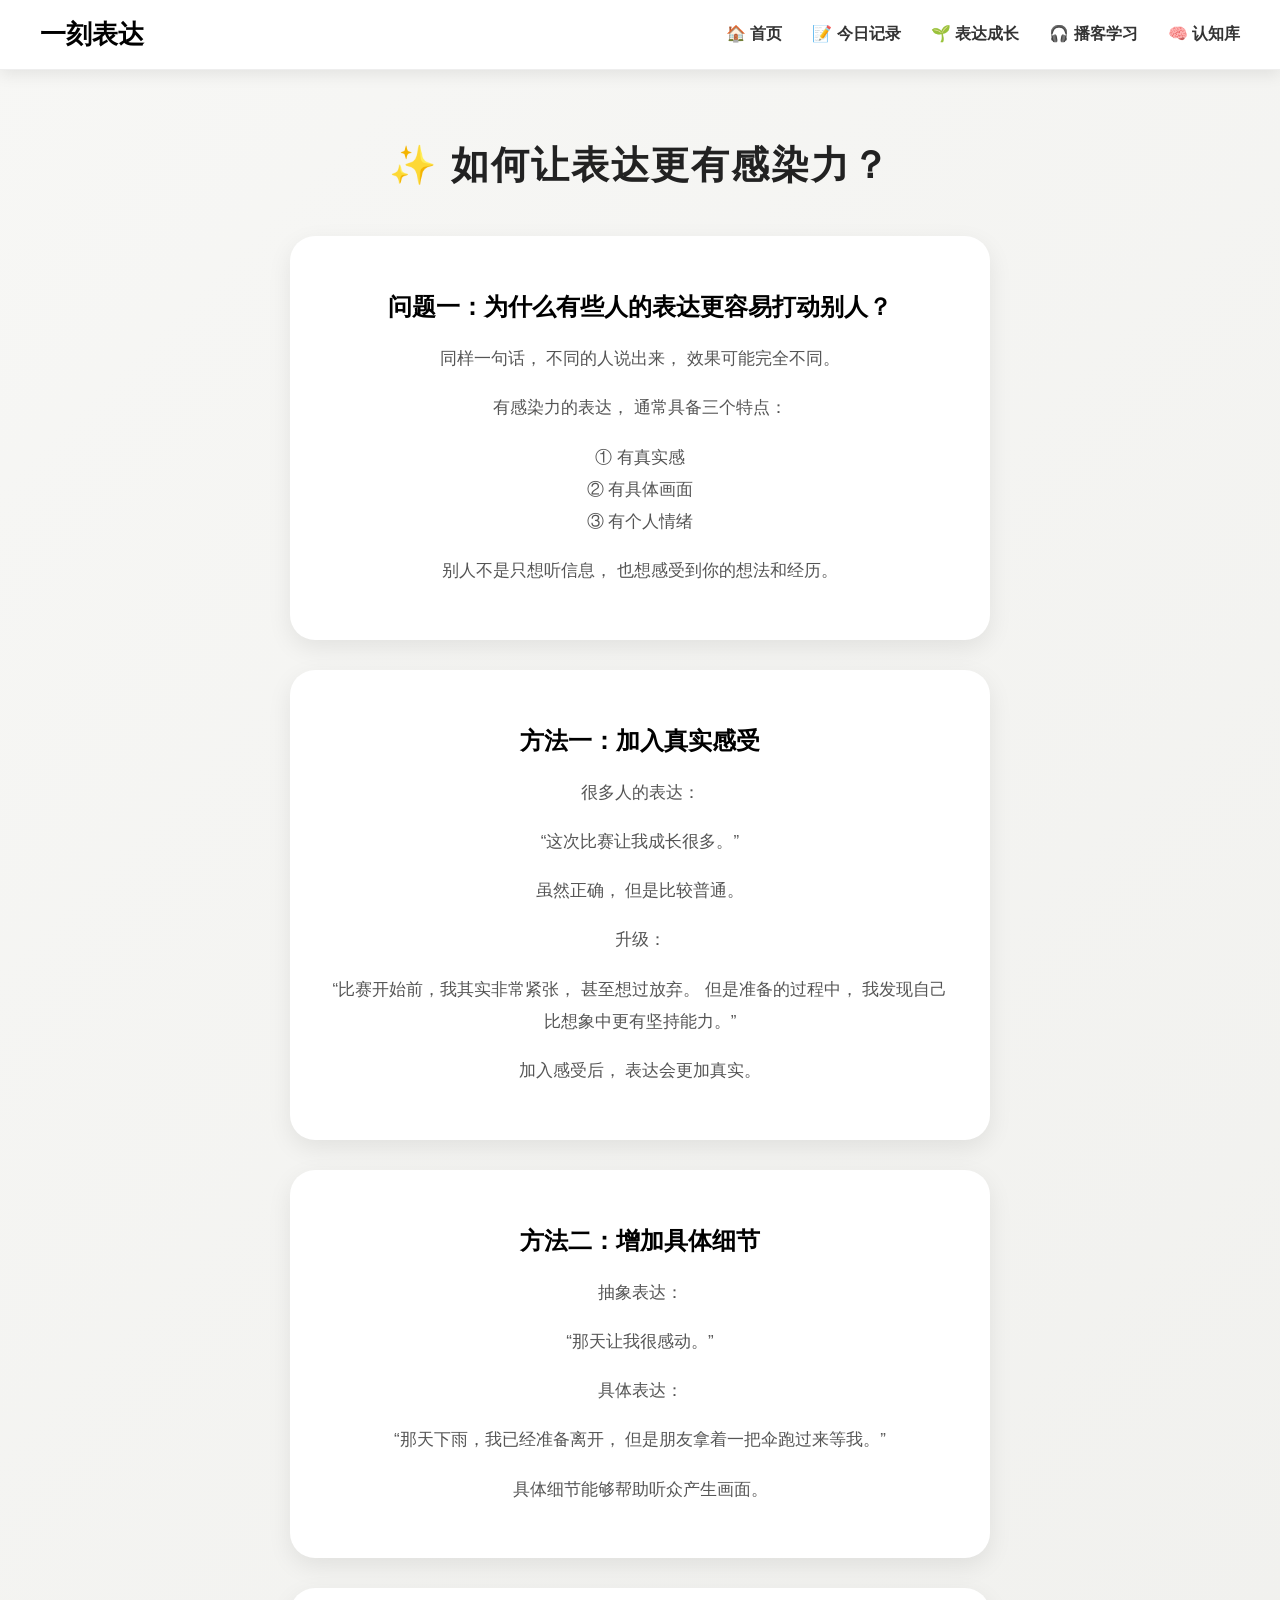
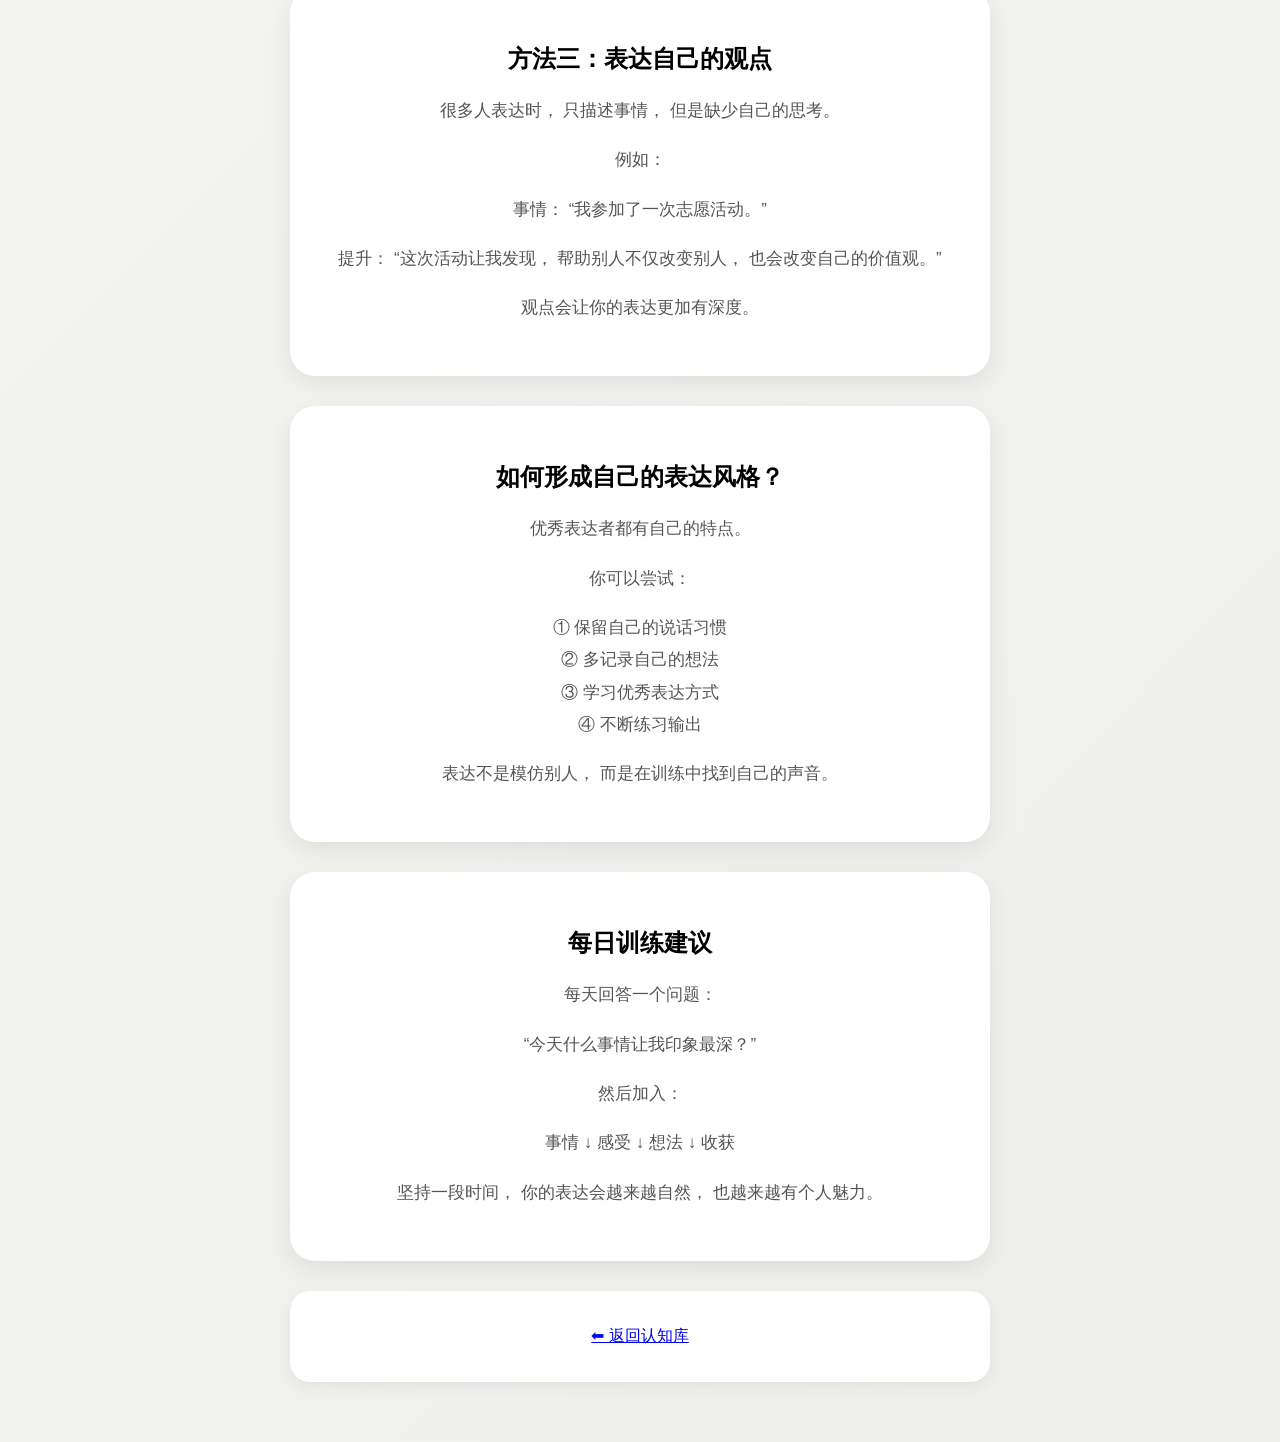
<file: knowledge5.html>
<!DOCTYPE html>
<html>


<head>


<meta charset="UTF-8">


<title>
✨ 如何让表达更有感染力 - 一刻表达
</title>


<link rel="stylesheet" href="style.css">


</head>



<body>




<nav class="navbar">


<h2>
一刻表达
</h2>



<div class="nav-links">


<a href="index.html">
🏠 首页
</a>


<a href="record.html">
📝 今日记录
</a>


<a href="growth.html">
🌱 表达成长
</a>


<a href="podcast.html">
🎧 播客学习
</a>


<a href="knowledge.html">
🧠 认知库
</a>



</div>


</nav>







<div class="page-container">



<h1>
✨ 如何让表达更有感染力？
</h1>









<div class="knowledge-card">


<h2>
问题一：为什么有些人的表达更容易打动别人？
</h2>



<p>

同样一句话，

不同的人说出来，

效果可能完全不同。


</p>



<p>

有感染力的表达，

通常具备三个特点：

</p>



<p>

① 有真实感

<br>

② 有具体画面

<br>

③ 有个人情绪

</p>



<p>

别人不是只想听信息，

也想感受到你的想法和经历。


</p>



</div>









<div class="knowledge-card">


<h2>
方法一：加入真实感受
</h2>



<p>

很多人的表达：

</p>



<p>

“这次比赛让我成长很多。”

</p>



<p>

虽然正确，

但是比较普通。


</p>



<p>

升级：

</p>



<p>

“比赛开始前，我其实非常紧张，

甚至想过放弃。

但是准备的过程中，

我发现自己比想象中更有坚持能力。”

</p>



<p>

加入感受后，

表达会更加真实。


</p>



</div>









<div class="knowledge-card">


<h2>
方法二：增加具体细节
</h2>



<p>

抽象表达：

</p>



<p>

“那天让我很感动。”

</p>



<p>

具体表达：

</p>



<p>

“那天下雨，我已经准备离开，

但是朋友拿着一把伞跑过来等我。”

</p>



<p>

具体细节能够帮助听众产生画面。


</p>



</div>









<div class="knowledge-card">


<h2>
方法三：表达自己的观点
</h2>



<p>

很多人表达时，

只描述事情，

但是缺少自己的思考。


</p>



<p>

例如：

</p>



<p>

事情：

“我参加了一次志愿活动。”

</p>



<p>

提升：

“这次活动让我发现，

帮助别人不仅改变别人，

也会改变自己的价值观。”

</p>



<p>

观点会让你的表达更加有深度。


</p>



</div>









<div class="knowledge-card">


<h2>
如何形成自己的表达风格？
</h2>



<p>

优秀表达者都有自己的特点。


</p>



<p>

你可以尝试：

</p>



<p>

① 保留自己的说话习惯

<br>

② 多记录自己的想法

<br>

③ 学习优秀表达方式

<br>

④ 不断练习输出

</p>



<p>

表达不是模仿别人，

而是在训练中找到自己的声音。


</p>



</div>









<div class="knowledge-card">


<h2>
每日训练建议
</h2>



<p>

每天回答一个问题：

</p>



<p>

“今天什么事情让我印象最深？”

</p>



<p>

然后加入：

</p>



<p>

事情

↓

感受

↓

想法

↓

收获


</p>



<p>

坚持一段时间，

你的表达会越来越自然，

也越来越有个人魅力。


</p>



</div>









<div class="card">


<a href="knowledge.html">

⬅ 返回认知库

</a>


</div>








</div>





</body>


</html>
</file>
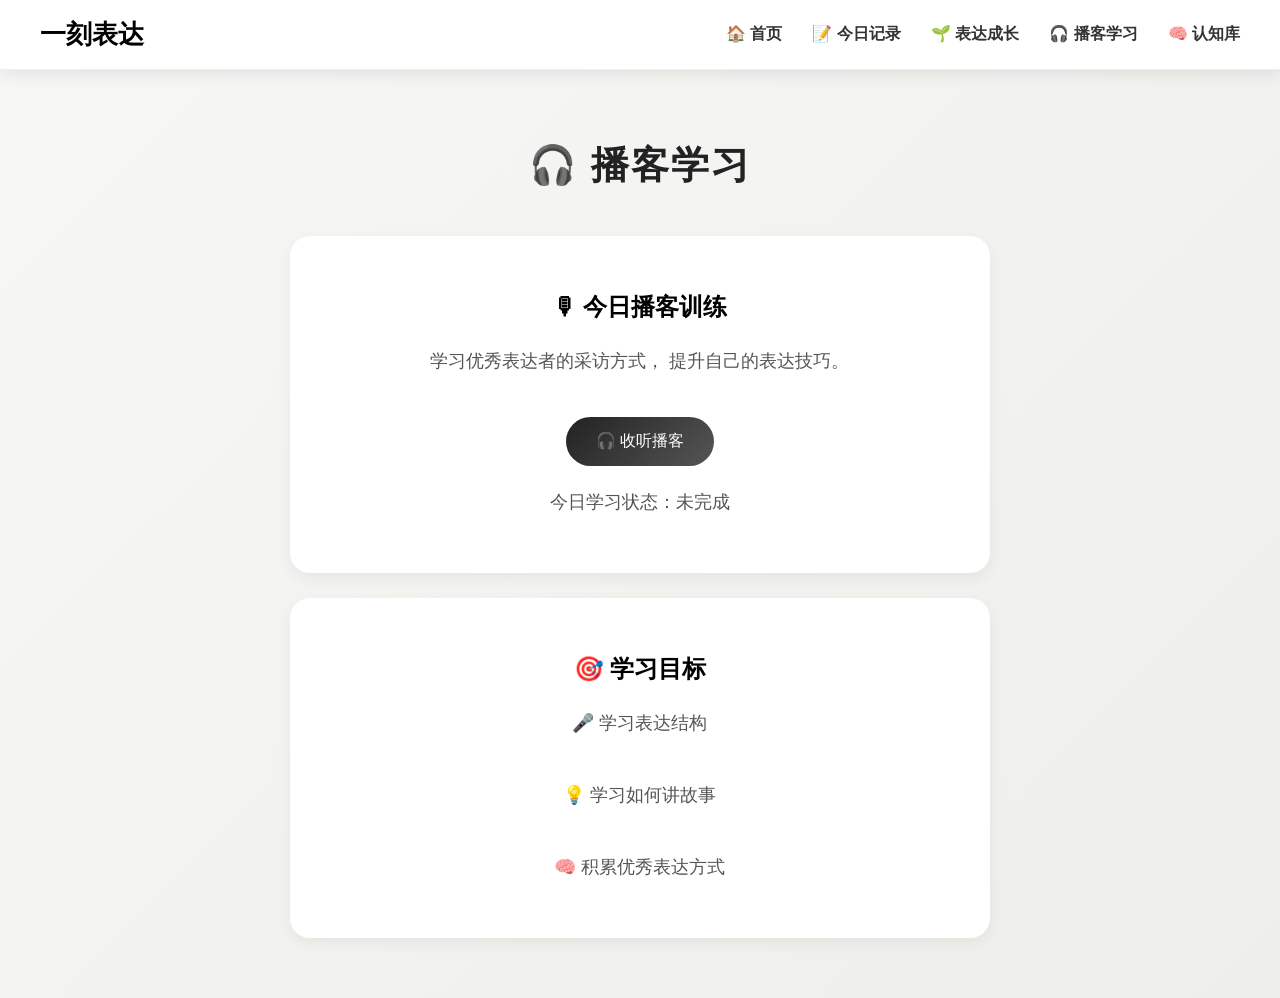
<file: podcast.html>
<!DOCTYPE html>
<html>


<head>

<meta charset="UTF-8">


<title>
🎧 播客学习 - 一刻表达
</title>


<link rel="stylesheet" href="style.css">


</head>



<body>



<nav class="navbar">


<h2>
一刻表达
</h2>




<div class="nav-links">


<a href="index.html">
🏠 首页
</a>


<a href="record.html">
📝 今日记录
</a>


<a href="growth.html">
🌱 表达成长
</a>


<a href="podcast.html">
🎧 播客学习
</a>


<a href="knowledge.html">
🧠 认知库
</a>



</div>



</nav>






<div class="page-container">



<h1>
🎧 播客学习
</h1>







<div class="card center-card">



<h2>
🎙 今日播客训练
</h2>



<p>

学习优秀表达者的采访方式，
提升自己的表达技巧。

</p>




<button onclick="finishPodcast()">

🎧 收听播客

</button>





<p id="podcastStatus">

今日学习状态：未完成

</p>




</div>







<div class="card center-card">



<h2>
🎯 学习目标
</h2>



<p>

🎤 学习表达结构


<br><br>


💡 学习如何讲故事


<br><br>


🧠 积累优秀表达方式


</p>




</div>







</div>





<script src="script.js"></script>



</body>


</html>
</file>
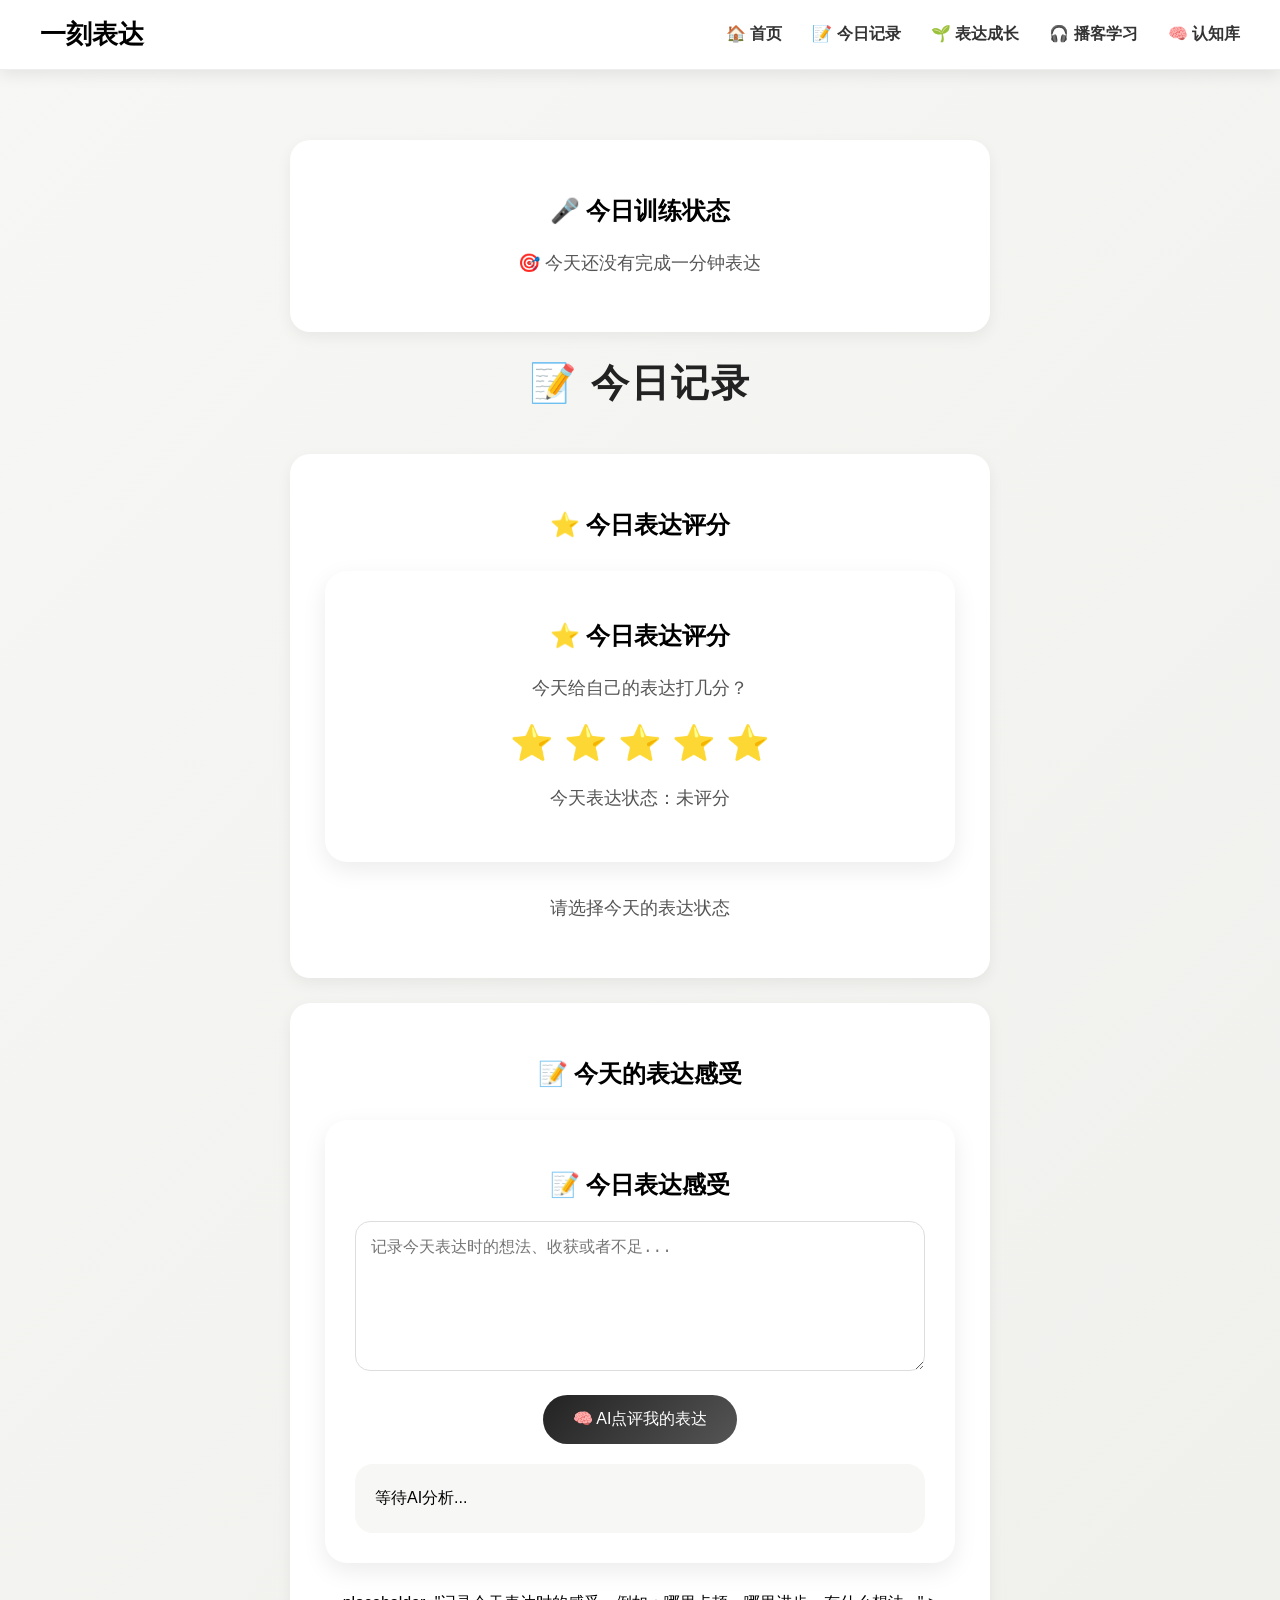
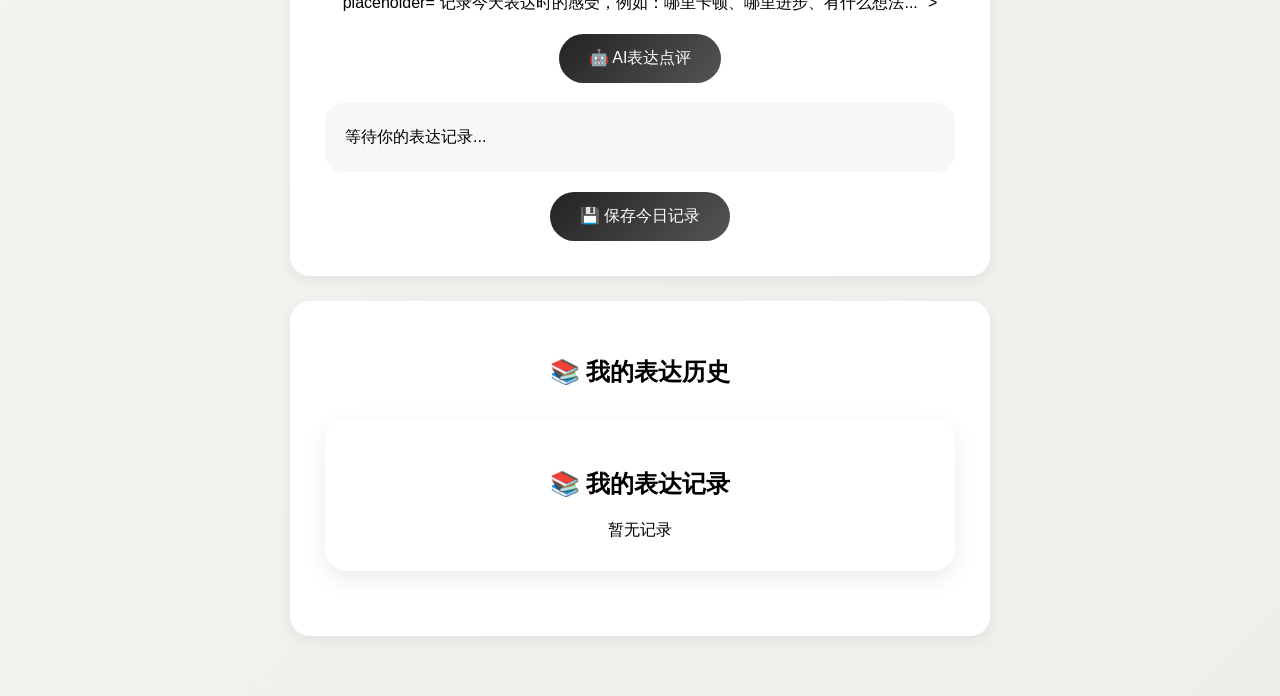
<file: record.html>
<!DOCTYPE html>
<html>

<head>

<meta charset="UTF-8">

<title>
📝 今日记录 - 一刻表达
</title>

<link rel="stylesheet" href="style.css">

</head>


<body>


<nav class="navbar">


<h2>
一刻表达
</h2>



<div class="nav-links">


<a href="index.html">
🏠 首页
</a>


<a href="record.html">
📝 今日记录
</a>


<a href="growth.html">
🌱 表达成长
</a>


<a href="podcast.html">
🎧 播客学习
</a>


<a href="knowledge.html">
🧠 认知库
</a>



</div>


</nav>





<div class="page-container">


<div class="card">


<h2>
🎤 今日训练状态
</h2>


<p id="practice-status">

🎯 今天还没有完成一分钟表达

</p>


</div>



<h1>
📝 今日记录
</h1>







<div class="card">


<h2>
⭐ 今日表达评分
</h2>




<div class="record-card">


<h2>
⭐ 今日表达评分
</h2>



<p>
今天给自己的表达打几分？
</p>



<div id="rating">


<span onclick="rate(1)">⭐</span>

<span onclick="rate(2)">⭐</span>

<span onclick="rate(3)">⭐</span>

<span onclick="rate(4)">⭐</span>

<span onclick="rate(5)">⭐</span>


</div>



<p id="score">

今天表达状态：未评分

</p>



</div>



<p id="score">

请选择今天的表达状态

</p>



</div>









<div class="card">


<h2>
📝 今天的表达感受
</h2>



<div class="record-card">


<h2>
📝 今日表达感受
</h2>



<textarea

id="feeling"

placeholder="记录今天表达时的想法、收获或者不足..."

></textarea>




<button onclick="analyzeExpression()">

🧠 AI点评我的表达

</button>



<div id="ai-feedback">

等待AI分析...

</div>



</div>

placeholder="记录今天表达时的感受，例如：哪里卡顿、哪里进步、有什么想法..."

></textarea>





<button onclick="analyzeExpression()">

🤖 AI表达点评

</button>



<div id="ai-feedback">

等待你的表达记录...

</div>





<button onclick="saveRecord()">

💾 保存今日记录

</button>



</div>









<div class="card">


<h2>
📚 我的表达历史
</h2>



<div class="record-card">


<h2>
📚 我的表达记录
</h2>



<div id="history">

暂无记录

</div>



</div>



</div>






</div>





<script src="script.js"></script>


</body>

</html>
</file>
<file: style.css>
body{

margin:0;

background:#f7f7f5;

font-family:
Arial,
"Microsoft YaHei",
sans-serif;

}



/* ===== 导航栏 ===== */


.navbar{


height:70px;

display:flex;

align-items:center;

justify-content:space-between;

padding:0 40px;

background:white;

box-shadow:
0 5px 15px rgba(0,0,0,0.08);

position:sticky;

top:0;

z-index:100;


}



.navbar h2{


margin:0;

font-size:26px;


}




.nav-links{


display:flex;

align-items:center;

gap:30px;


}




.nav-links a{


display:flex;

align-items:center;

text-decoration:none;

color:#333;

font-weight:bold;

font-size:16px;

height:40px;

white-space:nowrap;


}



.nav-links a:hover{

opacity:0.6;

}



/* ===== 首页 ===== */


.container{

width:700px;

max-width:90%;

margin:110px auto 60px;

text-align:center;

}



h1{


font-size:40px;

color:#222;


}



.slogan{


font-size:22px;

color:#666;

margin-bottom:40px;


}




/* ===== 卡片 ===== */


.card{


background:white;

padding:35px;

margin:30px auto;

border-radius:20px;

box-shadow:
0 5px 15px rgba(0,0,0,0.06);


}



.card h2{

text-align:center;

}



.card p{

font-size:18px;

line-height:1.8;

color:#555;

}




/* ===== 统计卡 ===== */


.stats-container{


display:flex;

gap:20px;


}



.stat-card{


flex:1;

background:white;

padding:20px;

border-radius:20px;

box-shadow:
0 5px 15px rgba(0,0,0,0.06);


}



.stat-card p{


font-size:30px;

font-weight:bold;


}




/* ===== 按钮 ===== */


button{


margin-top:20px;

padding:14px 30px;

border:none;

border-radius:30px;

background:#222;

color:white;

font-size:16px;

cursor:pointer;


}


button:hover{

opacity:0.8;

}





.start-btn{


width:100%;

font-size:18px;

font-weight:bold;


}




/* ===== 话题 ===== */


.topic-box{


background:#f5f5f5;

padding:20px;

border-radius:16px;


}



.topic-text{


font-size:22px;

font-weight:bold;


}




/* ===== 输入框 ===== */


textarea{


width:100%;

height:150px;

padding:15px;

box-sizing:border-box;

border-radius:15px;

border:1px solid #ddd;

font-size:16px;


}



/* ===== 副页面 ===== */




.page-container{

width:700px;

max-width:90%;

margin:80px auto 50px;

text-align:center;

}



.page-container h1{


margin-bottom:40px;


}



.page-container .card{


text-align:center;


}




/* ===== AI反馈 ===== */


#ai-feedback{


margin-top:20px;

padding:15px;

background:#f5f5f5;

border-radius:15px;


}



/* ===== 播客居中 ===== */


.center-card{


text-align:center;


}



/* ===== 挑战进度 ===== */


.challenge-card{


background:white;

padding:30px;

border-radius:20px;

margin:30px auto;


}



.progress-box{


height:15px;

background:#eee;

border-radius:20px;

overflow:hidden;


}



#progress-bar{


height:100%;

width:0%;

background:#222;


}


/* 欢迎卡片 */


.welcome-card{


background:white;

padding:35px 25px;

border-radius:20px;

margin-top:50px;

margin-bottom:30px;

box-shadow:
0 5px 15px rgba(0,0,0,0.06);


}



.welcome-card h2{


text-align:center;


}



.welcome-card p{


text-align:center;

font-size:18px;


}


/* =====================
🧠 认知库
===================== */


.knowledge-card{


background:white;

padding:35px;

margin:30px auto;

border-radius:20px;

text-align:left;

box-shadow:
0 5px 15px rgba(0,0,0,0.06);


}



.knowledge-card h2{


text-align:center;

font-size:24px;


}



.knowledge-card p{


font-size:17px;

line-height:2;

color:#555;


}


/* =====================
✨ 一刻表达视觉升级
===================== */



body{


background:
linear-gradient(
135deg,
#f7f7f5,
#eeeeeb
);


}



/* 卡片升级 */


.card,
.stat-card,
.challenge-card,
.knowledge-card{


transition:
all 0.3s ease;


}




.card:hover,
.stat-card:hover,
.challenge-card:hover,
.knowledge-card:hover{


transform:
translateY(-5px);


box-shadow:

0 12px 30px rgba(0,0,0,0.12);


}






/* 标题优化 */


h1{


letter-spacing:2px;


}





/* 按钮升级 */


button{


background:

linear-gradient(
135deg,
#222,
#555
);


transition:
all 0.3s ease;


}





button:hover{


transform:
translateY(-3px);


box-shadow:

0 8px 20px rgba(0,0,0,0.2);


}





/* 评分星星 */


#rating span{


font-size:32px;

cursor:pointer;

transition:
0.2s;


}



#rating span:hover{


transform:
scale(1.3);


}





/* 导航优化 */


.navbar{


border-bottom:

1px solid #eee;


}






/* =====================
📱 手机端优化
===================== */


@media(max-width:700px){



.navbar{


flex-direction:column;

padding:15px;


}



.navbar h2{


font-size:22px;


}


.navbar{

position:relative;

}



.nav-links{


width:100%;

justify-content:center;

flex-wrap:wrap;

gap:12px;


}



.nav-links a{


font-size:14px;


}




.container,
.page-container{


width:90%;

margin:70px auto 40px;


}




h1{


font-size:34px;


}



.slogan{


font-size:18px;


}




.card,
.challenge-card,
.knowledge-card{


padding:25px;

margin:20px auto;


}




.stats-container{


flex-direction:column;

gap:15px;


}




.stat-card p{


font-size:26px;


}




button{


width:90%;

font-size:16px;


}



textarea{


height:120px;


}


}


/* =====================
🎤 语音训练
===================== */


.voice-box{


margin-top:25px;

padding:20px;

background:#f7f7f7;

border-radius:16px;

text-align:center;


}



#voice-status{


font-size:18px;

font-weight:bold;


}



#word-count{


font-size:16px;

color:#666;


}


/* =====================
📊 语音分析
===================== */


.voice-result{


margin-top:20px;

padding:20px;

background:white;

border-radius:16px;

text-align:center;

box-shadow:
0 5px 15px rgba(0,0,0,0.06);


}


.voice-result p{


font-size:16px;

line-height:1.8;

color:#555;


}



/* =========================
   🌟 一刻表达 V1.0 视觉统一
========================= */


/* 页面主体 */

body{

background:
linear-gradient(
135deg,
#f7f7f5,
#eeeeeb
);

}



/* =========================
   导航栏固定
========================= */


.navbar{

height:70px;

box-sizing:border-box;

position:sticky;

top:0;

z-index:999;

}




.nav-links a{


height:40px;

display:flex;

align-items:center;

justify-content:center;


}





/* =========================
   副页面统一
========================= */


.page-container{


width:700px;

max-width:90%;

margin:

70px auto 60px;


text-align:center;


}



.page-container h1{


text-align:center;

font-size:38px;

margin-bottom:45px;

letter-spacing:2px;


}




/* =========================
   所有卡片统一
========================= */


.card,
.knowledge-card,
.challenge-card,
.welcome-card{


width:100%;

box-sizing:border-box;

margin:

25px auto;


}





.card{


padding:35px;


}




.card h2,
.knowledge-card h2{


text-align:center;


}





/* =========================
   欢迎卡片
========================= */


.welcome-card{


margin-top:40px;

margin-bottom:35px;


}



.welcome-card h2{


font-size:28px;


}




.welcome-card p{


line-height:2;


}




/* =========================
   按钮升级
========================= */


button{


background:

linear-gradient(
135deg,
#222,
#555
);


transition:

0.3s;


}



button:hover{


transform:

translateY(-3px);


box-shadow:

0 10px 25px rgba(0,0,0,0.15);


}





/* =========================
   评分星星
========================= */


#rating span{


font-size:35px;

cursor:pointer;

display:inline-block;


transition:

0.2s;


}



#rating span:hover{


transform:

scale(1.25);


}





/* =========================
   播客页面
========================= */


.center-card{


text-align:center;


}



.center-card p{


text-align:center;

line-height:2;


}





/* =========================
   认知库
========================= */


.knowledge-card{


text-align:left;


}



.knowledge-card h2{


text-align:center;


}



.knowledge-card p{


line-height:2;


}





/* =========================
   手机适配
========================= */


@media(max-width:700px){



.navbar{


height:auto;

flex-direction:column;

gap:15px;

padding:20px;


}



.nav-links{


flex-wrap:wrap;

justify-content:center;


}



.page-container{


width:90%;

margin-top:40px;


}



.page-container h1{


font-size:30px;


}



.stats-container{


flex-direction:column;


}


}



/* =====================
🧠 认知库卡片优化
===================== */


.knowledge-card{


text-align:center;


}



.knowledge-card h2{


text-align:center;

margin-bottom:20px;


}



.knowledge-card p{


text-align:center;

line-height:2;


}



/* 认知库按钮 */


.knowledge-btn{


display:block;

width:160px;

margin:25px auto 0;


padding:12px 25px;


background:

linear-gradient(
135deg,
#222,
#555
);


color:white;


border-radius:30px;


text-decoration:none;


font-weight:bold;


transition:

0.3s;


}



.knowledge-btn:hover{


transform:

translateY(-3px);


box-shadow:

0 8px 20px rgba(0,0,0,0.18);


}



/* =====================
🧠💬 一刻AI助手升级
===================== */


/* AI悬浮按钮 */


/* =====================
🧠💬 AI助手按钮升级版
===================== */


.ai-button{


position:fixed;


right:30px;


bottom:30px;



width:95px;


height:95px;



background:

linear-gradient(
135deg,
#ffffff,
#dff5e3
);



border-radius:50%;



display:flex;


align-items:center;


justify-content:center;



font-size:42px;



letter-spacing:-8px;



cursor:pointer;



box-shadow:

0 12px 35px rgba(0,0,0,0.18);



z-index:999;



transition:0.3s;



}




.ai-button:hover{


transform:

scale(1.12);



box-shadow:

0 15px 40px rgba(0,0,0,0.25);



}






/* AI聊天窗口 */


.ai-box{


display:none;


position:fixed;


right:30px;


bottom:110px;


width:350px;


background:white;


border-radius:25px;


padding:20px;


box-shadow:

0 15px 40px rgba(0,0,0,0.18);


z-index:999;


animation:

aiShow 0.3s ease;


max-height:520px;

overflow:hidden;


}





@keyframes aiShow{


from{


opacity:0;


transform:

translateY(20px);


}


to{


opacity:1;


transform:

translateY(0);


}



}







/* AI标题 */


.ai-title{


font-size:21px;


font-weight:bold;


text-align:center;


margin-bottom:18px;


color:#222;


}







/* AI回答区域 */


.ai-content{


background:

#f7f7f5;


border-radius:18px;


padding:18px;


line-height:1.8;


font-size:15px;



height:260px;


/* 允许上下滚动 */

overflow-y:auto;



}











/* 输入区域 */


.ai-input{


display:flex;


gap:10px;


margin-top:15px;


}






.ai-input input{


flex:1;


height:40px;


padding:

0 15px;


border-radius:25px;


border:

1px solid #ddd;


outline:none;


font-size:14px;


}





.ai-input button{


margin:0;


padding:

10px 18px;


border-radius:25px;


background:

linear-gradient(
135deg,
#222,
#555
);


color:white;


}





/* 手机适配 */


@media(max-width:700px){


.ai-box{


right:5%;


bottom:100px;


width:90%;


}



.ai-button{


right:20px;


bottom:20px;


width:85px;


height:85px;


font-size:38px;


}



}


/* =====================
🎯 首页智能计划升级
===================== */


.smart-card{


background:white;


padding:30px;


margin:30px auto;


border-radius:22px;


box-shadow:

0 8px 25px rgba(0,0,0,0.08);



text-align:center;



transition:0.3s;



}




.smart-card:hover{


transform:

translateY(-5px);



box-shadow:

0 15px 35px rgba(0,0,0,0.12);



}





.smart-card h2{


font-size:24px;


margin-bottom:20px;


}




#today-task,
#home-growth,
#ai-daily-advice{


font-size:18px;


line-height:2;


color:#555;



}




/* 今日任务小标签 */


.task-item{


display:block;


background:#f7f7f5;


padding:12px;


margin:10px auto;


border-radius:15px;


max-width:400px;


font-weight:bold;


}



/* =====================
🧠 AI助手悬浮按钮最终修正版
===================== */


.ai-button{


position:fixed;


right:30px;


bottom:30px;



width:110px;


height:110px;



background:

linear-gradient(
135deg,
#ffffff,
#dff7e5
);



border-radius:50%;



display:flex;


align-items:center;


justify-content:center;



font-size:45px;



line-height:1;



text-align:center;



padding:0;



margin:0;



cursor:pointer;



box-shadow:

0 12px 35px rgba(0,0,0,0.18);



z-index:999;



transition:all 0.3s ease;



overflow:hidden;



}





.ai-button:hover{


transform:

scale(1.1);



box-shadow:

0 15px 40px rgba(0,0,0,0.25);



}






/* AI聊天窗口 */


.ai-box{


display:none;


position:fixed;


right:30px;


bottom:130px;


width:360px;



max-height:550px;



background:white;



border-radius:25px;



padding:25px;



box-shadow:

0 15px 40px rgba(0,0,0,0.18);



z-index:999;



overflow:hidden;



}




/* AI聊天内容滚动 */


.ai-content{


height:300px;



overflow-y:auto;



background:#f7f7f5;



border-radius:18px;



padding:18px;



line-height:1.8;



font-size:15px;



color:#444;



}




/* 手机适配 */


@media(max-width:700px){


.ai-button{


width:90px;


height:90px;


font-size:38px;


right:20px;


bottom:20px;



}




.ai-box{


width:85%;


right:7%;


bottom:120px;



}



}


/* =====================
📝 今日记录升级
===================== */


.record-card{


background:white;


padding:30px;


margin:30px auto;


border-radius:22px;


box-shadow:

0 8px 25px rgba(0,0,0,0.08);



text-align:center;



}



.record-card h2{


font-size:24px;


margin-bottom:20px;


}




#rating{


display:flex;


justify-content:center;


gap:10px;


}




#rating span{


font-size:35px;


cursor:pointer;


transition:0.2s;


}




#rating span:hover{


transform:scale(1.2);


}





#ai-feedback{


margin-top:20px;


padding:20px;


background:#f7f7f5;


border-radius:18px;


line-height:1.8;


text-align:left;


}



/* =====================
🧠 认知库最终升级
===================== */


.knowledge-card{


background:white;


padding:35px;


margin:30px auto;


border-radius:25px;


box-shadow:

0 8px 25px rgba(0,0,0,0.08);



text-align:center;



transition:0.3s;



}





.knowledge-card:hover{


transform:

translateY(-5px);



box-shadow:

0 15px 35px rgba(0,0,0,0.12);



}






.knowledge-card h2{


font-size:24px;


margin-bottom:20px;



}



.knowledge-card p{


font-size:17px;


line-height:1.9;


color:#555;


text-align:center;



}




/* 认知库进入按钮 */


.knowledge-btn{


display:inline-flex;


align-items:center;


justify-content:center;



margin-top:20px;



padding:

12px 30px;



background:

linear-gradient(
135deg,
#222,
#555
);



color:white;



border-radius:30px;



text-decoration:none;



font-weight:bold;



font-size:16px;



transition:0.3s;



}



.knowledge-btn:hover{


transform:

translateY(-3px);



box-shadow:

0 8px 20px rgba(0,0,0,0.2);



color:white;



}


/* =====================
👋 首页欢迎升级
===================== */


.welcome-card{


background:white;


padding:40px;


margin-top:50px;


margin-bottom:40px;



border-radius:28px;



box-shadow:

0 10px 30px rgba(0,0,0,0.08);



text-align:center;



}



.welcome-card h2{


font-size:30px;


margin-bottom:20px;


}



#welcome-message{


font-size:18px;


color:#666;


line-height:1.8;


}


/* =====================
🌱 AI主动提醒
===================== */


#ai-welcome{


background:#f7f7f5;


padding:15px;


border-radius:15px;


margin:15px 0;


font-size:15px;


line-height:1.8;


color:#555;


}



.ai-box{

display:none;

position:fixed;

right:30px;

bottom:80px;

width:300px;

background:white;

padding:20px;

border-radius:15px;

box-shadow:0 5px 20px rgba(0,0,0,0.2);

z-index:999;

}



/* =====================
🧠 AI弹窗最终修复
===================== */


.ai-box{

display:none;

position:fixed;

right:30px;

bottom:120px;

width:360px;

height:auto;

max-height:600px;

background:white;

padding:25px;

border-radius:25px;

box-shadow:
0 15px 40px rgba(0,0,0,0.18);

z-index:9999;

overflow:visible;

}



/* AI内容区域 */

.ai-content{

height:250px;

overflow-y:auto;

background:#f7f7f5;

border-radius:18px;

padding:18px;

line-height:1.8;

}





/* 输入区域固定显示 */

.ai-input{

display:flex;

gap:10px;

margin-top:15px;

}



.ai-input input{

flex:1;

height:42px;

border-radius:25px;

border:1px solid #ddd;

padding:0 15px;

font-size:15px;

}



.ai-input button{

margin:0;

padding:10px 20px;

border-radius:25px;

}





@media(max-width:700px){


.ai-box{

right:5%;

width:90%;

bottom:110px;

}


}
</file>
